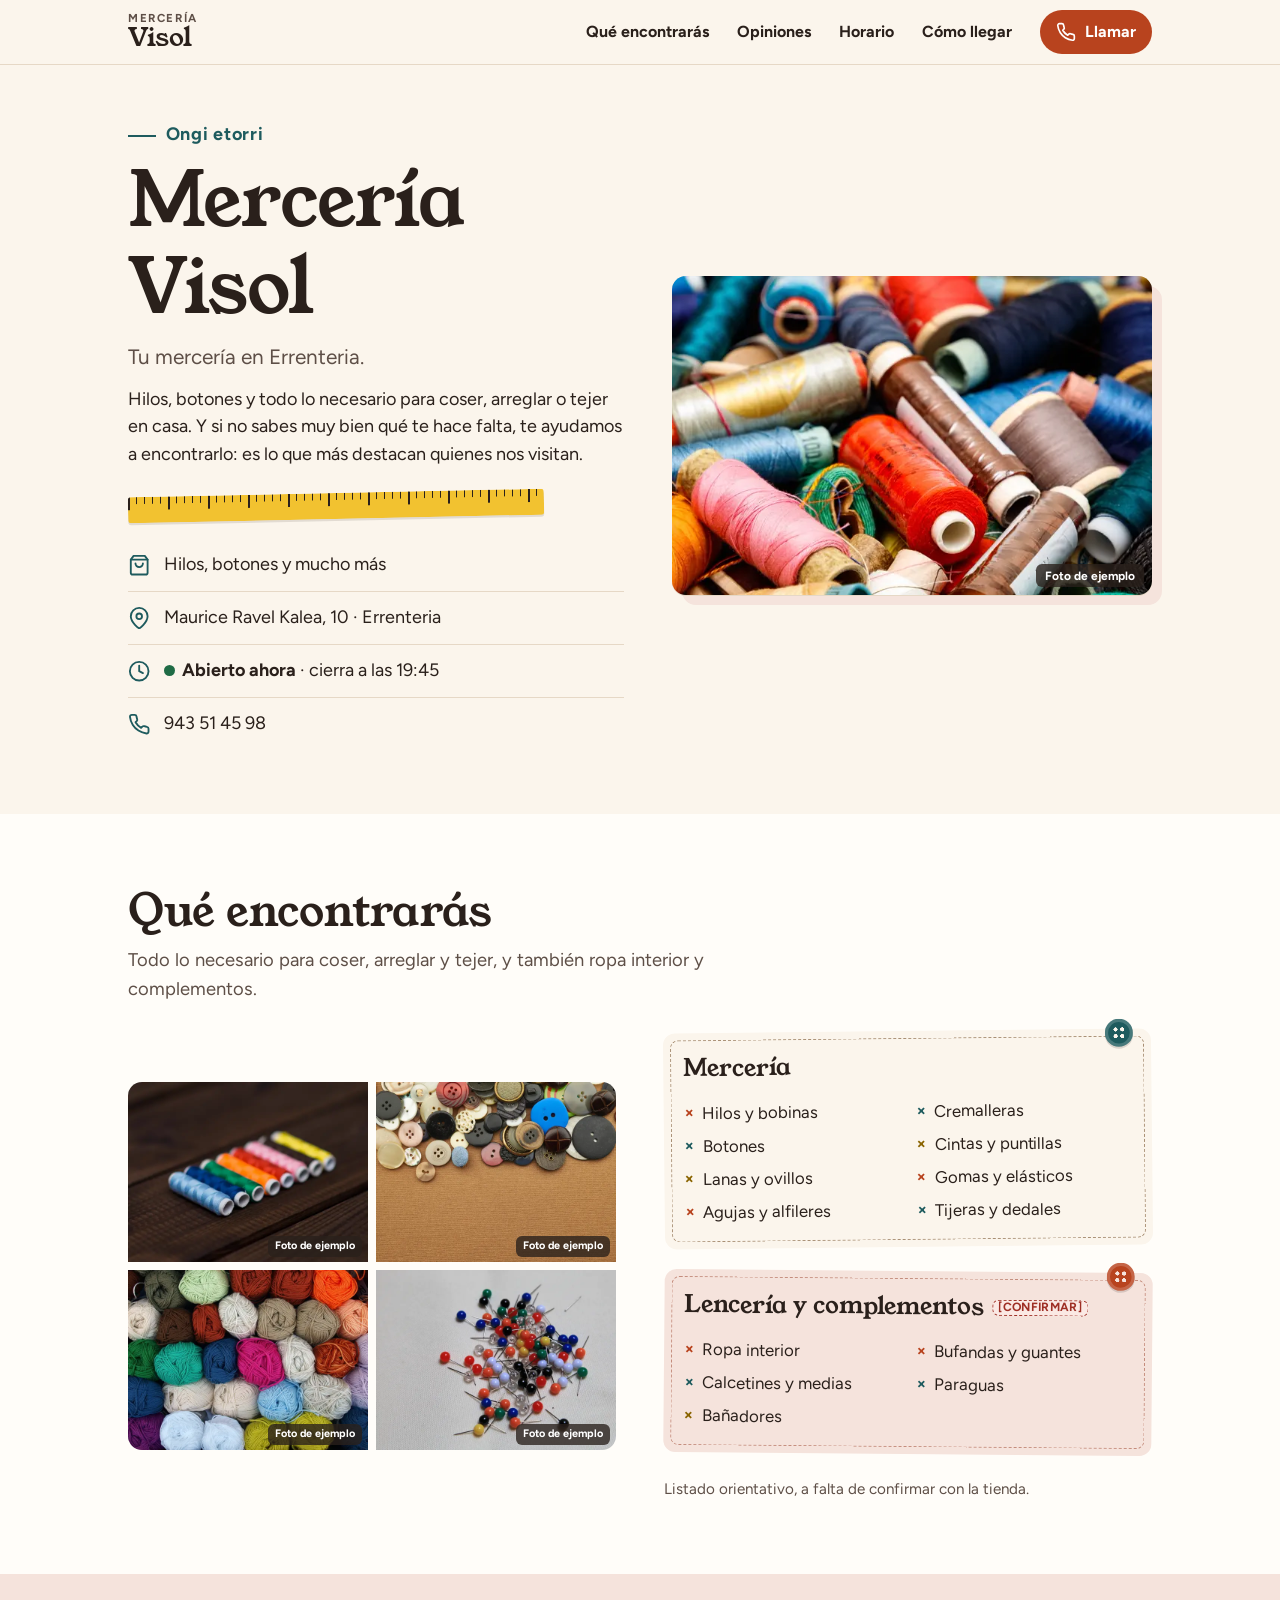
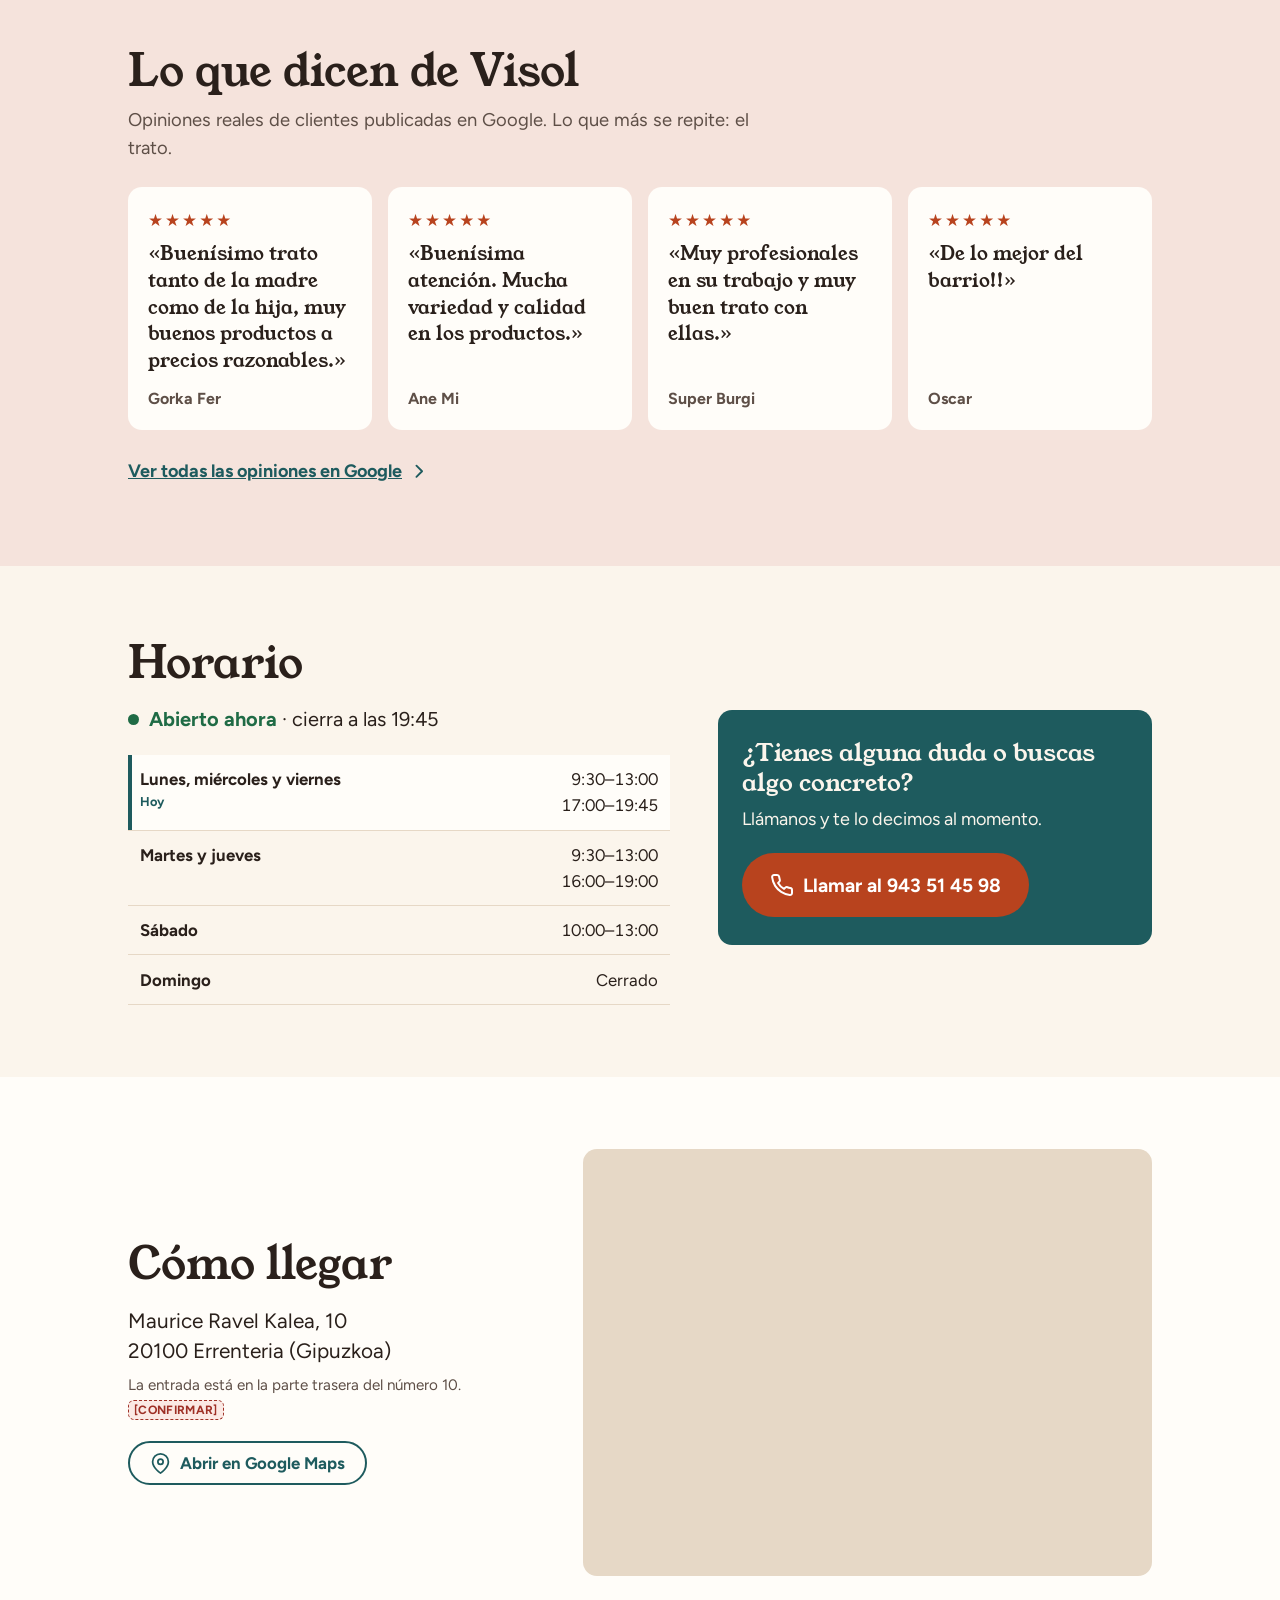
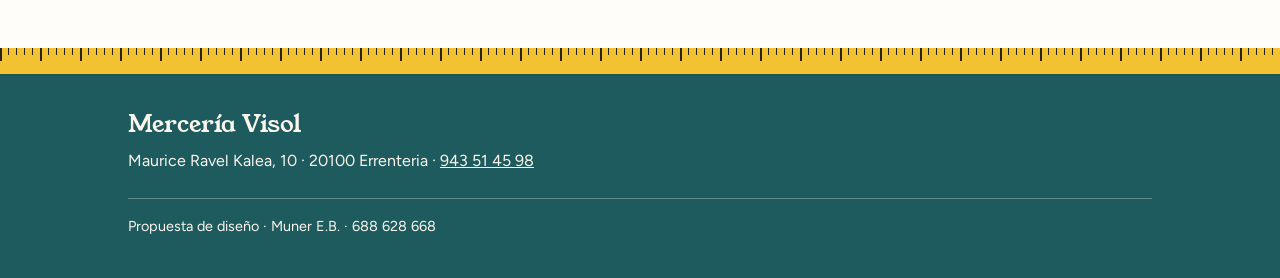
<file: index.html>
<!doctype html>
<html lang="es">
<head>
  <meta charset="utf-8">
  <meta name="viewport" content="width=device-width, initial-scale=1">
  <!-- Demo: que no la indexen los buscadores hasta que sea la web real -->
  <meta name="robots" content="noindex, nofollow">
  <title>Mercería Visol · Mercería y lencería en Errenteria</title>
  <meta name="description" content="Mercería Visol: mercería y lencería de barrio en Maurice Ravel Kalea, 10, Errenteria (Gipuzkoa). Horario, opiniones y cómo llegar.">
  <meta name="theme-color" content="#1E5B5E">
  <link rel="icon" href="favicon.svg" type="image/svg+xml">

  <link rel="preconnect" href="https://fonts.googleapis.com">
  <link rel="preconnect" href="https://fonts.gstatic.com" crossorigin>
  <link rel="stylesheet" href="https://fonts.googleapis.com/css2?family=Figtree:wght@400;700&family=Young+Serif&display=swap">

  <link rel="preload" as="image" href="imagenes/bobinas-640.webp" imagesrcset="imagenes/bobinas-640.webp 640w, imagenes/bobinas-1024.webp 1024w" imagesizes="(min-width: 860px) 480px, calc(100vw - 2.5rem)">
  <link rel="stylesheet" href="styles.css">
</head>
<body>

  <!-- Iconos (dibujos de una línea, se reutilizan con <use>) -->
  <svg width="0" height="0" class="sprite" aria-hidden="true" focusable="false">
    <symbol id="i-tel" viewBox="0 0 24 24"><path d="M22 16.92v3a2 2 0 0 1-2.18 2 19.79 19.79 0 0 1-8.63-3.07 19.5 19.5 0 0 1-6-6 19.79 19.79 0 0 1-3.07-8.67A2 2 0 0 1 4.11 2h3a2 2 0 0 1 2 1.72c.13.96.36 1.9.7 2.81a2 2 0 0 1-.45 2.11L8.09 9.91a16 16 0 0 0 6 6l1.27-1.27a2 2 0 0 1 2.11-.45c.91.34 1.85.57 2.81.7A2 2 0 0 1 22 16.92z"/></symbol>
    <symbol id="i-lugar" viewBox="0 0 24 24"><path d="M21 10c0 7-9 13-9 13s-9-6-9-13a9 9 0 0 1 18 0z"/><circle cx="12" cy="10" r="3"/></symbol>
    <symbol id="i-reloj" viewBox="0 0 24 24"><circle cx="12" cy="12" r="10"/><path d="M12 6v6l4 2"/></symbol>
    <symbol id="i-bolsa" viewBox="0 0 24 24"><path d="M6 2 3 6v14a2 2 0 0 0 2 2h14a2 2 0 0 0 2-2V6l-3-4z"/><path d="M3 6h18"/><path d="M16 10a4 4 0 0 1-8 0"/></symbol>
    <symbol id="i-flecha" viewBox="0 0 24 24"><path d="M9 6l6 6-6 6"/></symbol>
  </svg>

  <a class="saltar" href="#contenido">Saltar al contenido</a>

  <!-- ========== CABECERA FIJA: nombre + botón de llamar siempre a mano ========== -->
  <header class="cabecera">
    <div class="cabecera__dentro">
      <a class="marca" href="#inicio" aria-label="Mercería Visol, volver al inicio">
        <span class="marca__tipo">Mercería</span>
        <span class="marca__nombre">Visol</span>
      </a>
      <nav class="menu" aria-label="Secciones">
        <a href="#productos">Qué encontrarás</a>
        <a href="#opiniones">Opiniones</a>
        <a href="#horario">Horario</a>
        <a href="#llegar">Cómo llegar</a>
      </nav>
      <a class="boton boton--accion boton--compacto" href="tel:+34943514598">
        <svg class="icono" aria-hidden="true"><use href="#i-tel"/></svg>
        <span>Llamar</span>
      </a>
    </div>
  </header>

  <main id="contenido">

    <!-- ========== PORTADA: qué es, qué vende, dónde está y cuándo abre ========== -->
    <section class="portada" id="inicio" aria-labelledby="titulo">
      <div class="contenedor portada__rejilla">
        <div class="portada__texto">
          <p class="saludo"><span lang="eu">Ongi etorri</span></p>
          <h1 id="titulo">Mercería Visol</h1>
          <p class="lema">Tu mercería en Errenteria.</p>
          <p class="intro">Hilos, botones y todo lo necesario para coser, arreglar o tejer en casa. Y si no sabes muy bien qué te hace falta, te ayudamos a encontrarlo: es lo que más destacan quienes nos visitan.</p>

          <div class="cinta" aria-hidden="true"></div>

          <ul class="ficha">
            <li>
              <a href="#productos">
                <svg class="icono" aria-hidden="true"><use href="#i-bolsa"/></svg>
                <span>Hilos, botones y mucho más</span>
              </a>
            </li>
            <li>
              <a href="#llegar">
                <svg class="icono" aria-hidden="true"><use href="#i-lugar"/></svg>
                <span>Maurice Ravel Kalea, 10 · Errenteria</span>
              </a>
            </li>
            <li>
              <a href="#horario">
                <svg class="icono" aria-hidden="true"><use href="#i-reloj"/></svg>
                <span class="estado-corto" data-estado-corto>Lunes a viernes, mañana y tarde · Sábados por la mañana</span>
              </a>
            </li>
            <li>
              <a href="tel:+34943514598">
                <svg class="icono" aria-hidden="true"><use href="#i-tel"/></svg>
                <span>943 51 45 98</span>
              </a>
            </li>
          </ul>
        </div>

        <figure class="foto portada__foto">
          <img src="imagenes/bobinas-640.webp"
               srcset="imagenes/bobinas-640.webp 640w, imagenes/bobinas-1024.webp 1024w"
               sizes="(min-width: 860px) 480px, calc(100vw - 2.5rem)"
               width="640" height="426" fetchpriority="high"
               alt="Montón de bobinas de hilo de muchos colores">
          <figcaption class="etiqueta-foto">Foto de ejemplo</figcaption>
        </figure>
      </div>
    </section>

    <!-- ========== QUÉ ENCONTRARÁS ========== -->
    <section class="seccion seccion--blanca" id="productos" aria-labelledby="t-productos">
      <div class="contenedor">
        <h2 id="t-productos">Qué encontrarás</h2>
        <p class="entradilla">Todo lo necesario para coser, arreglar y tejer, y también ropa interior y complementos.</p>

        <div class="productos">
          <!-- Mosaico decorativo: las fotos no son enlaces ni categorías -->
          <div class="mosaico">
            <figure class="foto">
              <img src="imagenes/hilos-640.webp" srcset="imagenes/hilos-640.webp 640w, imagenes/hilos-854.webp 854w"
                   sizes="(min-width: 860px) 250px, calc(50vw - 1.5rem)"
                   width="640" height="480" loading="lazy" alt="Bobinas de hilo de colores en fila sobre una mesa de madera">
              <figcaption class="etiqueta-foto">Foto de ejemplo</figcaption>
            </figure>
            <figure class="foto">
              <img src="imagenes/botones-640.webp" srcset="imagenes/botones-640.webp 640w, imagenes/botones-855.webp 855w"
                   sizes="(min-width: 860px) 250px, calc(50vw - 1.5rem)"
                   width="640" height="480" loading="lazy" alt="Botones de distintos tamaños, colores y materiales">
              <figcaption class="etiqueta-foto">Foto de ejemplo</figcaption>
            </figure>
            <figure class="foto">
              <img src="imagenes/lanas-640.webp" srcset="imagenes/lanas-640.webp 640w, imagenes/lanas-994.webp 994w"
                   sizes="(min-width: 860px) 250px, calc(50vw - 1.5rem)"
                   width="640" height="480" loading="lazy" alt="Ovillos de lana de colores apilados">
              <figcaption class="etiqueta-foto">Foto de ejemplo</figcaption>
            </figure>
            <figure class="foto">
              <img src="imagenes/alfileres-640.webp" srcset="imagenes/alfileres-640.webp 640w, imagenes/alfileres-1000.webp 1000w"
                   sizes="(min-width: 860px) 250px, calc(50vw - 1.5rem)"
                   width="640" height="480" loading="lazy" alt="Alfileres de cabeza de colores sobre una tela clara">
              <figcaption class="etiqueta-foto">Foto de ejemplo</figcaption>
            </figure>
          </div>

          <div class="listas">
            <div class="etiqueta-cosida">
              <h3 class="subtitulo">Mercería</h3>
              <ul class="lista">
                <li>Hilos y bobinas</li>
                <li>Botones</li>
                <li>Lanas y ovillos</li>
                <li>Agujas y alfileres</li>
                <li>Cremalleras</li>
                <li>Cintas y puntillas</li>
                <li>Gomas y elásticos</li>
                <li>Tijeras y dedales</li>
              </ul>
            </div>
            <div class="etiqueta-cosida etiqueta-cosida--rosa">
              <h3 class="subtitulo">Lencería y complementos <span class="confirmar">[CONFIRMAR]</span></h3>
              <ul class="lista">
                <li>Ropa interior</li>
                <li>Calcetines y medias</li>
                <li>Bañadores</li>
                <li>Bufandas y guantes</li>
                <li>Paraguas</li>
              </ul>
            </div>
            <p class="nota">Listado orientativo, a falta de confirmar con la tienda.</p>
          </div>
        </div>
      </div>
    </section>

    <!-- ========== OPINIONES (reseñas reales de Google, literales) ========== -->
    <section class="seccion seccion--rosa" id="opiniones" aria-labelledby="t-opiniones">
      <div class="contenedor">
        <h2 id="t-opiniones">Lo que dicen de Visol</h2>
        <p class="entradilla">Opiniones reales de clientes publicadas en Google. Lo que más se repite: el trato.</p>

        <ul class="opiniones">
          <li class="opinion">
            <p class="estrellas" role="img" aria-label="5 de 5 estrellas">★★★★★</p>
            <blockquote><p>Buenísimo trato tanto de la madre como de la hija, muy buenos productos a precios razonables.</p></blockquote>
            <p class="autor">Gorka Fer</p>
          </li>
          <li class="opinion">
            <p class="estrellas" role="img" aria-label="5 de 5 estrellas">★★★★★</p>
            <blockquote><p>Buenísima atención. Mucha variedad y calidad en los productos.</p></blockquote>
            <p class="autor">Ane Mi</p>
          </li>
          <li class="opinion">
            <p class="estrellas" role="img" aria-label="5 de 5 estrellas">★★★★★</p>
            <blockquote><p>Muy profesionales en su trabajo y muy buen trato con ellas.</p></blockquote>
            <p class="autor">Super Burgi</p>
          </li>
          <li class="opinion">
            <p class="estrellas" role="img" aria-label="5 de 5 estrellas">★★★★★</p>
            <blockquote><p>De lo mejor del barrio!!</p></blockquote>
            <p class="autor">Oscar</p>
          </li>
        </ul>

        <a class="enlace-flecha" href="https://www.google.com/maps/search/?api=1&amp;query=Mercer%C3%ADa%20Visol%2C%20Maurice%20Ravel%20Kalea%2010%2C%20Errenteria" target="_blank" rel="noopener">
          Ver todas las opiniones en Google
          <svg class="icono" aria-hidden="true"><use href="#i-flecha"/></svg>
          <span class="sr">(se abre en una pestaña nueva)</span>
        </a>
      </div>
    </section>

    <!-- ========== HORARIO + LLAMAR ========== -->
    <section class="seccion" id="horario" aria-labelledby="t-horario">
      <div class="contenedor horario__rejilla">
        <div>
          <h2 id="t-horario">Horario</h2>
          <p class="estado" data-estado aria-live="polite" hidden></p>

          <table class="horario">
            <caption class="sr">Horario de apertura de la tienda</caption>
            <tbody>
              <tr data-dias="1 3 5" data-tramos="09:30-13:00 17:00-19:45"><th scope="row">Lunes, miércoles y viernes</th><td>9:30–13:00<br>17:00–19:45</td></tr>
              <tr data-dias="2 4" data-tramos="09:30-13:00 16:00-19:00"><th scope="row">Martes y jueves</th><td>9:30–13:00<br>16:00–19:00</td></tr>
              <tr data-dias="6" data-tramos="10:00-13:00"><th scope="row">Sábado</th><td>10:00–13:00</td></tr>
              <tr data-dias="0" data-tramos=""><th scope="row">Domingo</th><td>Cerrado</td></tr>
            </tbody>
          </table>
        </div>

        <div class="llamar">
          <p class="llamar__titulo">¿Tienes alguna duda o buscas algo concreto?</p>
          <p>Llámanos y te lo decimos al momento.</p>
          <a class="boton boton--accion boton--grande" href="tel:+34943514598">
            <svg class="icono" aria-hidden="true"><use href="#i-tel"/></svg>
            <span>Llamar al 943 51 45 98</span>
          </a>
        </div>
      </div>
    </section>

    <!-- ========== CÓMO LLEGAR ========== -->
    <section class="seccion seccion--blanca" id="llegar" aria-labelledby="t-llegar">
      <div class="contenedor llegar__rejilla">
        <div>
          <h2 id="t-llegar">Cómo llegar</h2>
          <address class="direccion">
            Maurice Ravel Kalea, 10<br>
            20100 Errenteria (Gipuzkoa)
          </address>
          <p class="nota">La entrada está en la parte trasera del número 10. <span class="confirmar">[CONFIRMAR]</span></p>
          <a class="boton boton--secundario" href="https://www.google.com/maps/dir/?api=1&amp;destination=Mercer%C3%ADa%20Visol%2C%20Maurice%20Ravel%20Kalea%2010%2C%2020100%20Errenteria" target="_blank" rel="noopener">
            <svg class="icono" aria-hidden="true"><use href="#i-lugar"/></svg>
            <span>Abrir en Google Maps</span>
            <span class="sr">(se abre en una pestaña nueva)</span>
          </a>
        </div>
        <div class="mapa">
          <iframe src="https://www.google.com/maps?q=Mercer%C3%ADa%20Visol%2C%20Maurice%20Ravel%20Kalea%2010%2C%2020100%20Errenteria&amp;z=17&amp;output=embed"
                  title="Mapa: Mercería Visol en Maurice Ravel Kalea, 10, Errenteria"
                  loading="lazy" referrerpolicy="no-referrer-when-downgrade"></iframe>
        </div>
      </div>
    </section>

  </main>

  <!-- ========== PIE ========== -->
  <footer class="pie">
    <div class="cinta cinta--pie" aria-hidden="true"></div>
    <div class="contenedor">
      <p class="pie__nombre">Mercería Visol</p>
      <p>Maurice Ravel Kalea, 10 · 20100 Errenteria · <a href="tel:+34943514598">943 51 45 98</a></p>
      <p class="pie__firma">Propuesta de diseño · Muner E.B. · 688 628 668</p>
    </div>
  </footer>

  <script src="main.js" defer></script>
</body>
</html>
</file>
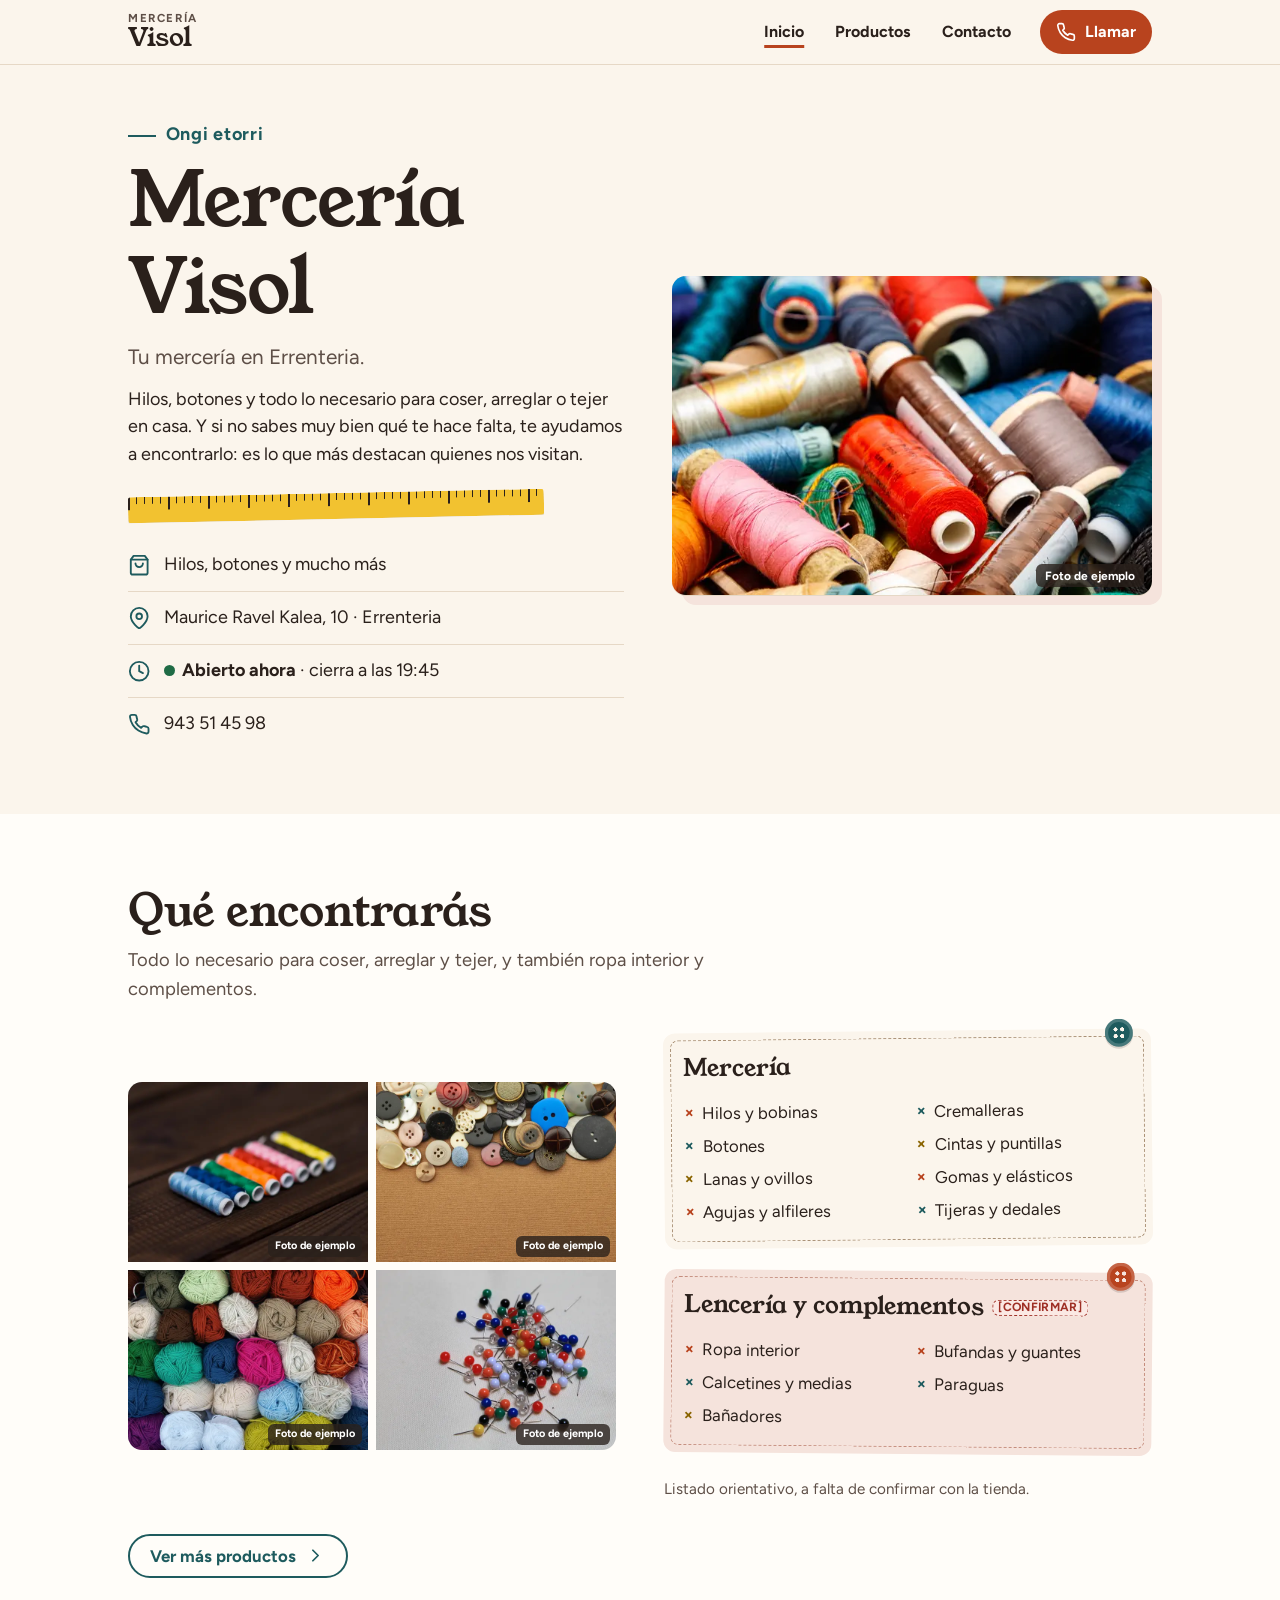
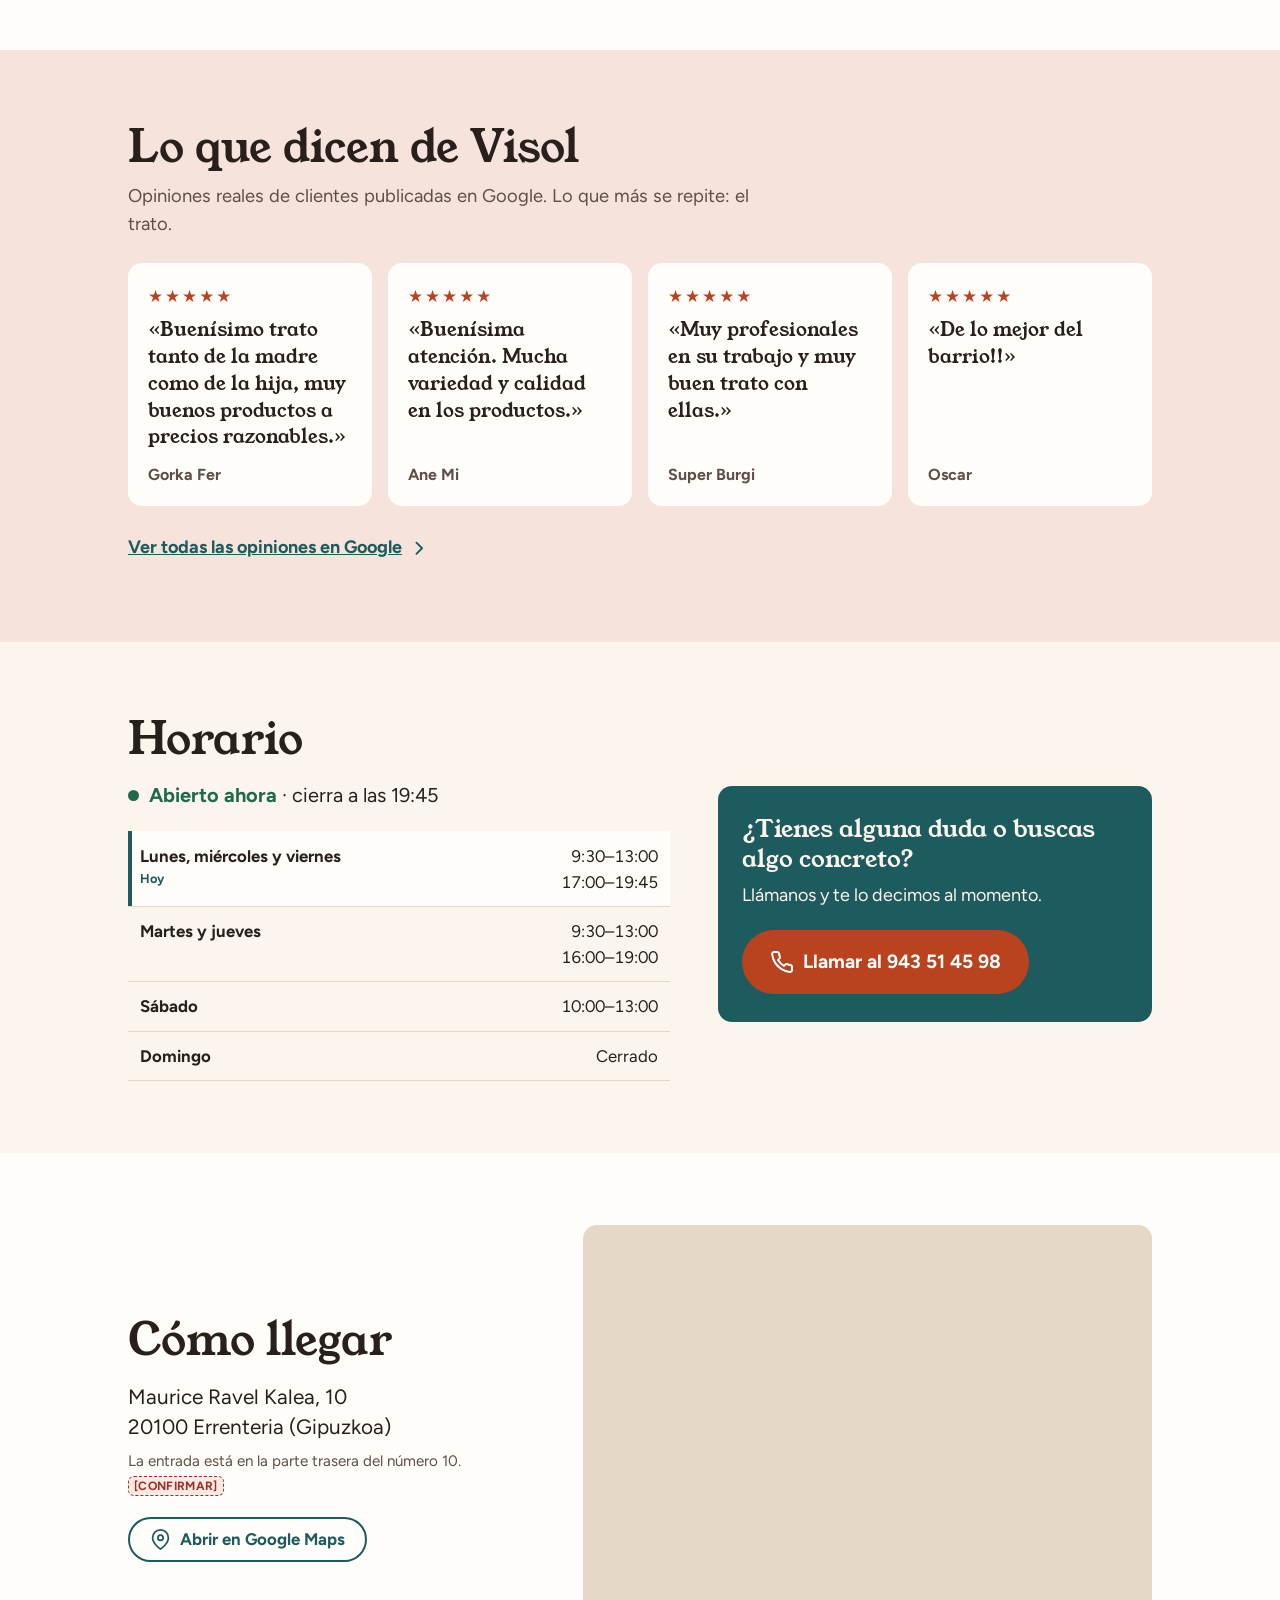
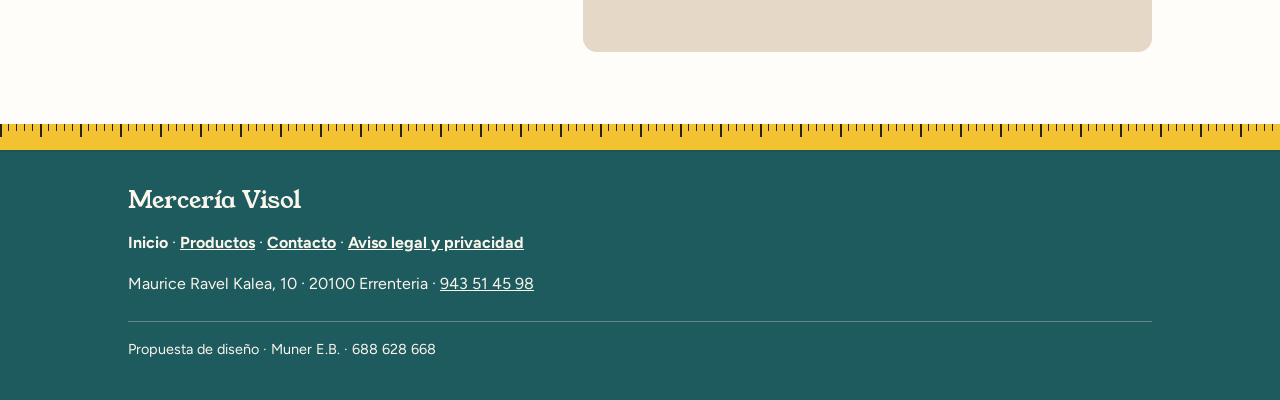
<file: v2/index.html>
<!doctype html>
<html lang="es">
<head>
  <meta charset="utf-8">
  <meta name="viewport" content="width=device-width, initial-scale=1">
  <!-- Demo: que no la indexen los buscadores hasta que sea la web real -->
  <meta name="robots" content="noindex, nofollow">
  <title>Mercería Visol · Mercería y lencería en Errenteria</title>
  <!-- v2: versión de varias páginas (Inicio, Productos, Contacto) -->
  <meta name="description" content="Mercería Visol: mercería y lencería en Maurice Ravel Kalea, 10, Errenteria (Gipuzkoa). Horario, opiniones y cómo llegar.">
  <meta name="theme-color" content="#1E5B5E">
  <link rel="icon" href="../favicon.svg" type="image/svg+xml">

  <link rel="preconnect" href="https://fonts.googleapis.com">
  <link rel="preconnect" href="https://fonts.gstatic.com" crossorigin>
  <link rel="stylesheet" href="https://fonts.googleapis.com/css2?family=Figtree:wght@400;700&family=Young+Serif&display=swap">

  <link rel="preload" as="image" href="../imagenes/bobinas-640.webp" imagesrcset="../imagenes/bobinas-640.webp 640w, ../imagenes/bobinas-1024.webp 1024w" imagesizes="(min-width: 860px) 480px, calc(100vw - 2.5rem)">
  <link rel="stylesheet" href="styles.css">
</head>
<body>

  <!-- Iconos (dibujos de una línea, se reutilizan con <use>) -->
  <svg width="0" height="0" class="sprite" aria-hidden="true" focusable="false">
    <symbol id="i-tel" viewBox="0 0 24 24"><path d="M22 16.92v3a2 2 0 0 1-2.18 2 19.79 19.79 0 0 1-8.63-3.07 19.5 19.5 0 0 1-6-6 19.79 19.79 0 0 1-3.07-8.67A2 2 0 0 1 4.11 2h3a2 2 0 0 1 2 1.72c.13.96.36 1.9.7 2.81a2 2 0 0 1-.45 2.11L8.09 9.91a16 16 0 0 0 6 6l1.27-1.27a2 2 0 0 1 2.11-.45c.91.34 1.85.57 2.81.7A2 2 0 0 1 22 16.92z"/></symbol>
    <symbol id="i-lugar" viewBox="0 0 24 24"><path d="M21 10c0 7-9 13-9 13s-9-6-9-13a9 9 0 0 1 18 0z"/><circle cx="12" cy="10" r="3"/></symbol>
    <symbol id="i-reloj" viewBox="0 0 24 24"><circle cx="12" cy="12" r="10"/><path d="M12 6v6l4 2"/></symbol>
    <symbol id="i-bolsa" viewBox="0 0 24 24"><path d="M6 2 3 6v14a2 2 0 0 0 2 2h14a2 2 0 0 0 2-2V6l-3-4z"/><path d="M3 6h18"/><path d="M16 10a4 4 0 0 1-8 0"/></symbol>
    <symbol id="i-flecha" viewBox="0 0 24 24"><path d="M9 6l6 6-6 6"/></symbol>
  </svg>

  <a class="saltar" href="#contenido">Saltar al contenido</a>

  <!-- ========== CABECERA FIJA: nombre + botón de llamar siempre a mano ========== -->
  <header class="cabecera">
    <div class="cabecera__dentro">
      <a class="marca" href="index.html" aria-label="Mercería Visol, inicio">
        <span class="marca__tipo">Mercería</span>
        <span class="marca__nombre">Visol</span>
      </a>
      <nav class="menu" aria-label="Páginas">
        <a href="index.html" aria-current="page">Inicio</a>
        <a href="productos.html">Productos</a>
        <a href="contacto.html">Contacto</a>
      </nav>
      <a class="boton boton--accion boton--compacto" href="tel:+34943514598">
        <svg class="icono" aria-hidden="true"><use href="#i-tel"/></svg>
        <span>Llamar</span>
      </a>
    </div>
  </header>

  <!-- Menú de páginas en móvil: una fila bajo la cabecera, sin desplegables -->
  <nav class="menu-movil" aria-label="Páginas">
    <a href="index.html" aria-current="page">Inicio</a>
    <a href="productos.html">Productos</a>
    <a href="contacto.html">Contacto</a>
  </nav>

  <main id="contenido">

    <!-- ========== PORTADA: qué es, qué vende, dónde está y cuándo abre ========== -->
    <section class="portada" id="inicio" aria-labelledby="titulo">
      <div class="contenedor portada__rejilla">
        <div class="portada__texto">
          <p class="saludo"><span lang="eu">Ongi etorri</span></p>
          <h1 id="titulo">Mercería Visol</h1>
          <p class="lema">Tu mercería en Errenteria.</p>
          <p class="intro">Hilos, botones y todo lo necesario para coser, arreglar o tejer en casa. Y si no sabes muy bien qué te hace falta, te ayudamos a encontrarlo: es lo que más destacan quienes nos visitan.</p>

          <div class="cinta cinta--anima" aria-hidden="true"></div>

          <ul class="ficha">
            <li>
              <a href="#productos">
                <svg class="icono" aria-hidden="true"><use href="#i-bolsa"/></svg>
                <span>Hilos, botones y mucho más</span>
              </a>
            </li>
            <li>
              <a href="#llegar">
                <svg class="icono" aria-hidden="true"><use href="#i-lugar"/></svg>
                <span>Maurice Ravel Kalea, 10 · Errenteria</span>
              </a>
            </li>
            <li>
              <a href="#horario">
                <svg class="icono" aria-hidden="true"><use href="#i-reloj"/></svg>
                <span class="estado-corto" data-estado-corto>Lunes a viernes, mañana y tarde · Sábados por la mañana</span>
              </a>
            </li>
            <li>
              <a href="tel:+34943514598">
                <svg class="icono" aria-hidden="true"><use href="#i-tel"/></svg>
                <span>943 51 45 98</span>
              </a>
            </li>
          </ul>
        </div>

        <figure class="foto portada__foto">
          <img src="../imagenes/bobinas-640.webp"
               srcset="../imagenes/bobinas-640.webp 640w, ../imagenes/bobinas-1024.webp 1024w"
               sizes="(min-width: 860px) 480px, calc(100vw - 2.5rem)"
               width="640" height="426" fetchpriority="high"
               alt="Montón de bobinas de hilo de muchos colores">
          <figcaption class="etiqueta-foto">Foto de ejemplo</figcaption>
        </figure>
      </div>
    </section>

    <!-- ========== QUÉ ENCONTRARÁS ========== -->
    <section class="seccion seccion--blanca" id="productos" aria-labelledby="t-productos">
      <div class="contenedor">
        <h2 id="t-productos">Qué encontrarás</h2>
        <p class="entradilla">Todo lo necesario para coser, arreglar y tejer, y también ropa interior y complementos.</p>

        <div class="productos">
          <!-- Mosaico decorativo: las fotos no son enlaces ni categorías -->
          <div class="mosaico">
            <figure class="foto">
              <img src="../imagenes/hilos-640.webp" srcset="../imagenes/hilos-640.webp 640w, ../imagenes/hilos-854.webp 854w"
                   sizes="(min-width: 860px) 250px, calc(50vw - 1.5rem)"
                   width="640" height="480" loading="lazy" alt="Bobinas de hilo de colores en fila sobre una mesa de madera">
              <figcaption class="etiqueta-foto">Foto de ejemplo</figcaption>
            </figure>
            <figure class="foto">
              <img src="../imagenes/botones-640.webp" srcset="../imagenes/botones-640.webp 640w, ../imagenes/botones-855.webp 855w"
                   sizes="(min-width: 860px) 250px, calc(50vw - 1.5rem)"
                   width="640" height="480" loading="lazy" alt="Botones de distintos tamaños, colores y materiales">
              <figcaption class="etiqueta-foto">Foto de ejemplo</figcaption>
            </figure>
            <figure class="foto">
              <img src="../imagenes/lanas-640.webp" srcset="../imagenes/lanas-640.webp 640w, ../imagenes/lanas-994.webp 994w"
                   sizes="(min-width: 860px) 250px, calc(50vw - 1.5rem)"
                   width="640" height="480" loading="lazy" alt="Ovillos de lana de colores apilados">
              <figcaption class="etiqueta-foto">Foto de ejemplo</figcaption>
            </figure>
            <figure class="foto">
              <img src="../imagenes/alfileres-640.webp" srcset="../imagenes/alfileres-640.webp 640w, ../imagenes/alfileres-1000.webp 1000w"
                   sizes="(min-width: 860px) 250px, calc(50vw - 1.5rem)"
                   width="640" height="480" loading="lazy" alt="Alfileres de cabeza de colores sobre una tela clara">
              <figcaption class="etiqueta-foto">Foto de ejemplo</figcaption>
            </figure>
          </div>

          <div class="listas">
            <div class="etiqueta-cosida">
              <h3 class="subtitulo">Mercería</h3>
              <ul class="lista">
                <li>Hilos y bobinas</li>
                <li>Botones</li>
                <li>Lanas y ovillos</li>
                <li>Agujas y alfileres</li>
                <li>Cremalleras</li>
                <li>Cintas y puntillas</li>
                <li>Gomas y elásticos</li>
                <li>Tijeras y dedales</li>
              </ul>
            </div>
            <div class="etiqueta-cosida etiqueta-cosida--rosa">
              <h3 class="subtitulo">Lencería y complementos <span class="confirmar">[CONFIRMAR]</span></h3>
              <ul class="lista">
                <li>Ropa interior</li>
                <li>Calcetines y medias</li>
                <li>Bañadores</li>
                <li>Bufandas y guantes</li>
                <li>Paraguas</li>
              </ul>
            </div>
            <p class="nota">Listado orientativo, a falta de confirmar con la tienda.</p>
          </div>
        </div>

        <a class="boton boton--secundario ver-mas" href="productos.html">
          <span>Ver más productos</span>
          <svg class="icono" aria-hidden="true"><use href="#i-flecha"/></svg>
        </a>
      </div>
    </section>

    <!-- ========== OPINIONES (reseñas reales de Google, literales) ========== -->
    <section class="seccion seccion--rosa" id="opiniones" aria-labelledby="t-opiniones">
      <div class="contenedor">
        <h2 id="t-opiniones">Lo que dicen de Visol</h2>
        <p class="entradilla">Opiniones reales de clientes publicadas en Google. Lo que más se repite: el trato.</p>

        <ul class="opiniones">
          <li class="opinion">
            <p class="estrellas" role="img" aria-label="5 de 5 estrellas">★★★★★</p>
            <blockquote><p>Buenísimo trato tanto de la madre como de la hija, muy buenos productos a precios razonables.</p></blockquote>
            <p class="autor">Gorka Fer</p>
          </li>
          <li class="opinion">
            <p class="estrellas" role="img" aria-label="5 de 5 estrellas">★★★★★</p>
            <blockquote><p>Buenísima atención. Mucha variedad y calidad en los productos.</p></blockquote>
            <p class="autor">Ane Mi</p>
          </li>
          <li class="opinion">
            <p class="estrellas" role="img" aria-label="5 de 5 estrellas">★★★★★</p>
            <blockquote><p>Muy profesionales en su trabajo y muy buen trato con ellas.</p></blockquote>
            <p class="autor">Super Burgi</p>
          </li>
          <li class="opinion">
            <p class="estrellas" role="img" aria-label="5 de 5 estrellas">★★★★★</p>
            <blockquote><p>De lo mejor del barrio!!</p></blockquote>
            <p class="autor">Oscar</p>
          </li>
        </ul>

        <a class="enlace-flecha" href="https://www.google.com/maps/search/?api=1&amp;query=Mercer%C3%ADa%20Visol%2C%20Maurice%20Ravel%20Kalea%2010%2C%20Errenteria" target="_blank" rel="noopener">
          Ver todas las opiniones en Google
          <svg class="icono" aria-hidden="true"><use href="#i-flecha"/></svg>
          <span class="sr">(se abre en una pestaña nueva)</span>
        </a>
      </div>
    </section>

    <!-- ========== HORARIO + LLAMAR ========== -->
    <section class="seccion" id="horario" aria-labelledby="t-horario">
      <div class="contenedor horario__rejilla">
        <div>
          <h2 id="t-horario">Horario</h2>
          <p class="estado" data-estado aria-live="polite" hidden></p>

          <table class="horario">
            <caption class="sr">Horario de apertura de la tienda</caption>
            <tbody>
              <tr data-dias="1 3 5" data-tramos="09:30-13:00 17:00-19:45"><th scope="row">Lunes, miércoles y viernes</th><td>9:30–13:00<br>17:00–19:45</td></tr>
              <tr data-dias="2 4" data-tramos="09:30-13:00 16:00-19:00"><th scope="row">Martes y jueves</th><td>9:30–13:00<br>16:00–19:00</td></tr>
              <tr data-dias="6" data-tramos="10:00-13:00"><th scope="row">Sábado</th><td>10:00–13:00</td></tr>
              <tr data-dias="0" data-tramos=""><th scope="row">Domingo</th><td>Cerrado</td></tr>
            </tbody>
          </table>
        </div>

        <div class="llamar">
          <p class="llamar__titulo">¿Tienes alguna duda o buscas algo concreto?</p>
          <p>Llámanos y te lo decimos al momento.</p>
          <a class="boton boton--accion boton--grande" href="tel:+34943514598">
            <svg class="icono" aria-hidden="true"><use href="#i-tel"/></svg>
            <span>Llamar al 943 51 45 98</span>
          </a>
        </div>
      </div>
    </section>

    <!-- ========== CÓMO LLEGAR ========== -->
    <section class="seccion seccion--blanca" id="llegar" aria-labelledby="t-llegar">
      <div class="contenedor llegar__rejilla">
        <div>
          <h2 id="t-llegar">Cómo llegar</h2>
          <address class="direccion">
            Maurice Ravel Kalea, 10<br>
            20100 Errenteria (Gipuzkoa)
          </address>
          <p class="nota">La entrada está en la parte trasera del número 10. <span class="confirmar">[CONFIRMAR]</span></p>
          <a class="boton boton--secundario" href="https://www.google.com/maps/dir/?api=1&amp;destination=Mercer%C3%ADa%20Visol%2C%20Maurice%20Ravel%20Kalea%2010%2C%2020100%20Errenteria" target="_blank" rel="noopener">
            <svg class="icono" aria-hidden="true"><use href="#i-lugar"/></svg>
            <span>Abrir en Google Maps</span>
            <span class="sr">(se abre en una pestaña nueva)</span>
          </a>
        </div>
        <div class="mapa">
          <iframe src="https://www.google.com/maps?q=Mercer%C3%ADa%20Visol%2C%20Maurice%20Ravel%20Kalea%2010%2C%2020100%20Errenteria&amp;z=17&amp;output=embed"
                  title="Mapa: Mercería Visol en Maurice Ravel Kalea, 10, Errenteria"
                  loading="lazy" referrerpolicy="no-referrer-when-downgrade"></iframe>
        </div>
      </div>
    </section>

  </main>

  <!-- ========== PIE ========== -->
  <footer class="pie">
    <div class="cinta cinta--pie" aria-hidden="true"></div>
    <div class="contenedor">
      <p class="pie__nombre">Mercería Visol</p>
      <nav aria-label="Pie de página">
        <p class="pie__menu"><a href="index.html" aria-current="page">Inicio</a> · <a href="productos.html">Productos</a> · <a href="contacto.html">Contacto</a> · <a href="legal.html">Aviso legal y privacidad</a></p>
      </nav>
      <p>Maurice Ravel Kalea, 10 · 20100 Errenteria · <a href="tel:+34943514598">943 51 45 98</a></p>
      <p class="pie__firma">Propuesta de diseño · Muner E.B. · 688 628 668</p>
    </div>
  </footer>

  <script src="main.js" defer></script>
</body>
</html>
</file>
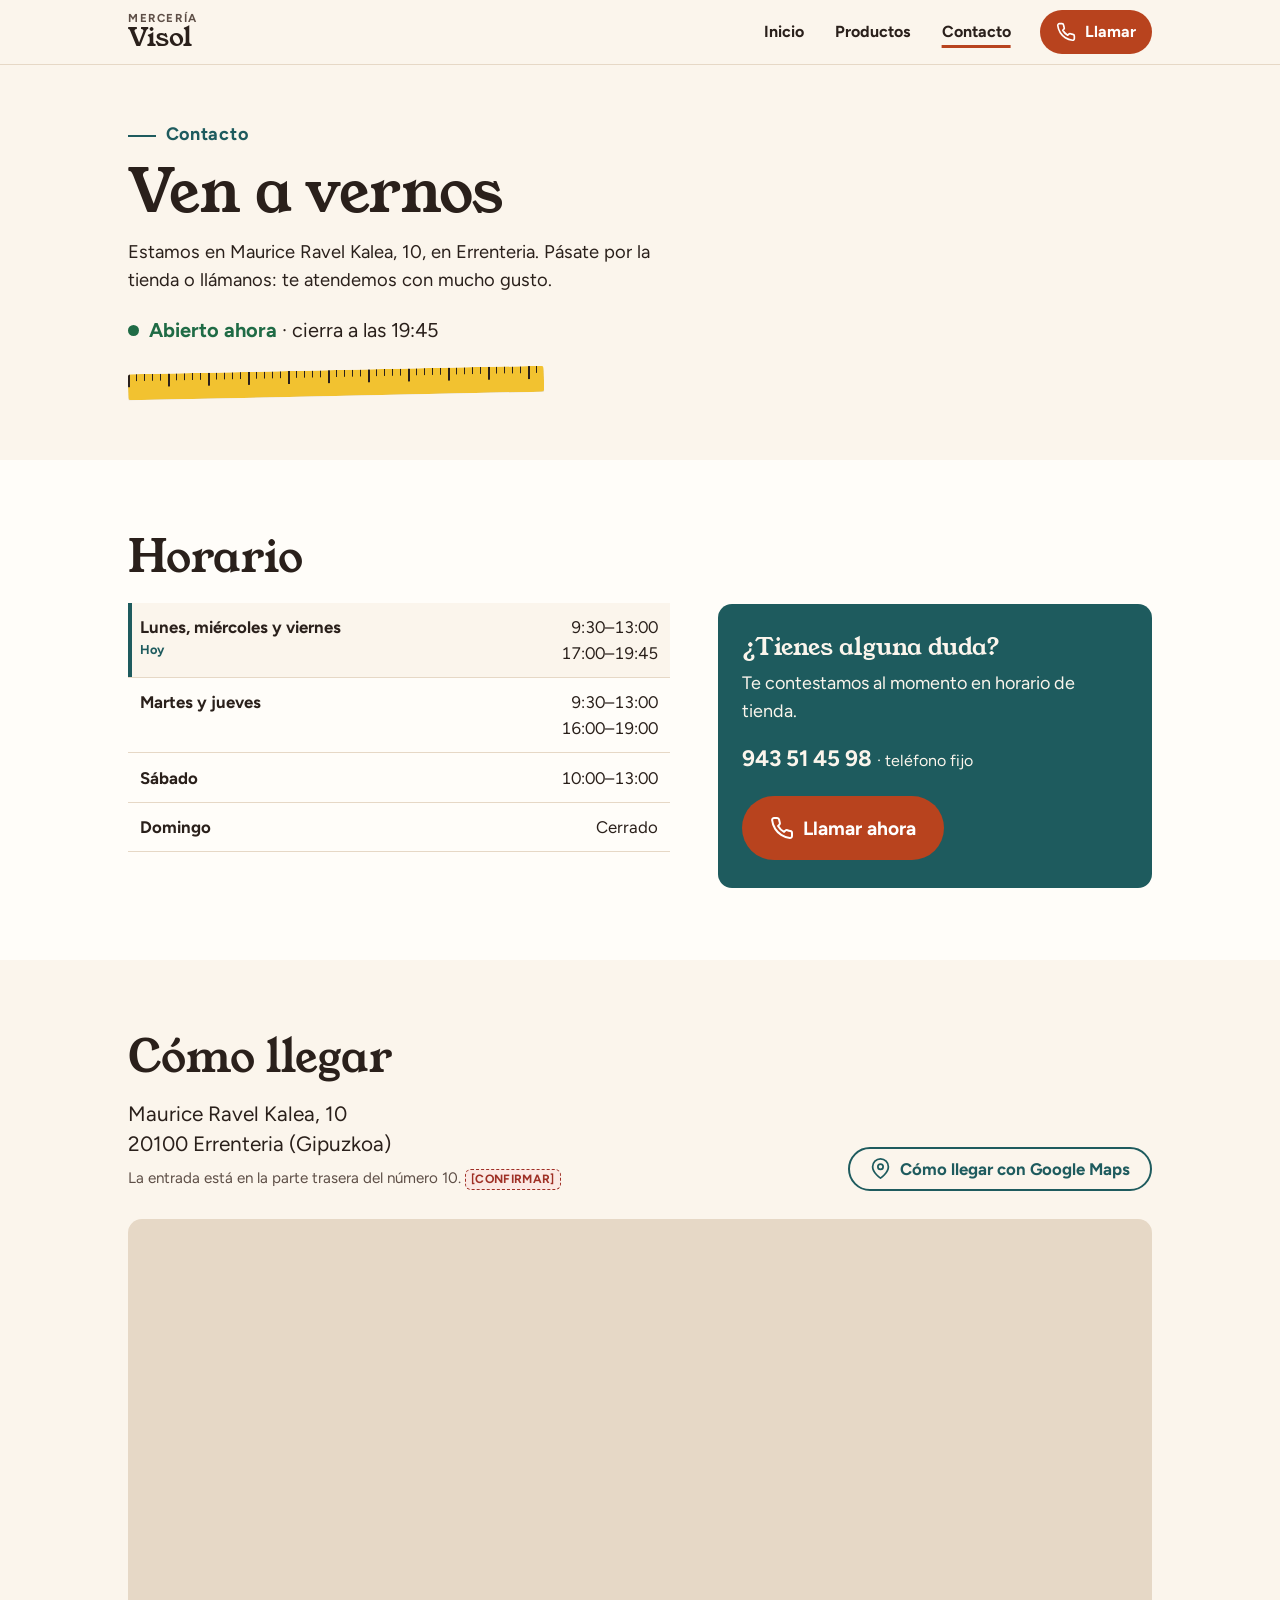
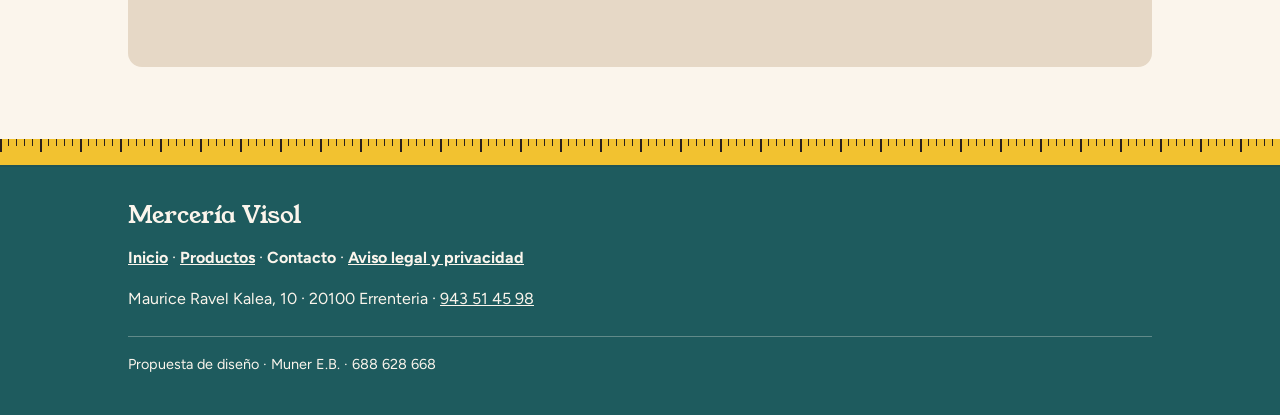
<file: v2/contacto.html>
<!doctype html>
<html lang="es">
<head>
  <meta charset="utf-8">
  <meta name="viewport" content="width=device-width, initial-scale=1">
  <!-- Demo: que no la indexen los buscadores hasta que sea la web real -->
  <meta name="robots" content="noindex, nofollow">
  <title>Contacto y horario · Mercería Visol, Errenteria</title>
  <meta name="description" content="Horario, teléfono y cómo llegar a Mercería Visol: Maurice Ravel Kalea, 10, 20100 Errenteria (Gipuzkoa). Teléfono 943 51 45 98.">
  <meta name="theme-color" content="#1E5B5E">
  <link rel="icon" href="../favicon.svg" type="image/svg+xml">

  <link rel="preconnect" href="https://fonts.googleapis.com">
  <link rel="preconnect" href="https://fonts.gstatic.com" crossorigin>
  <link rel="stylesheet" href="https://fonts.googleapis.com/css2?family=Figtree:wght@400;700&family=Young+Serif&display=swap">

  <link rel="stylesheet" href="styles.css">
</head>
<body>

  <!-- Iconos (dibujos de una línea, se reutilizan con <use>) -->
  <svg width="0" height="0" class="sprite" aria-hidden="true" focusable="false">
    <symbol id="i-tel" viewBox="0 0 24 24"><path d="M22 16.92v3a2 2 0 0 1-2.18 2 19.79 19.79 0 0 1-8.63-3.07 19.5 19.5 0 0 1-6-6 19.79 19.79 0 0 1-3.07-8.67A2 2 0 0 1 4.11 2h3a2 2 0 0 1 2 1.72c.13.96.36 1.9.7 2.81a2 2 0 0 1-.45 2.11L8.09 9.91a16 16 0 0 0 6 6l1.27-1.27a2 2 0 0 1 2.11-.45c.91.34 1.85.57 2.81.7A2 2 0 0 1 22 16.92z"/></symbol>
    <symbol id="i-lugar" viewBox="0 0 24 24"><path d="M21 10c0 7-9 13-9 13s-9-6-9-13a9 9 0 0 1 18 0z"/><circle cx="12" cy="10" r="3"/></symbol>
    <symbol id="i-reloj" viewBox="0 0 24 24"><circle cx="12" cy="12" r="10"/><path d="M12 6v6l4 2"/></symbol>
    <symbol id="i-bolsa" viewBox="0 0 24 24"><path d="M6 2 3 6v14a2 2 0 0 0 2 2h14a2 2 0 0 0 2-2V6l-3-4z"/><path d="M3 6h18"/><path d="M16 10a4 4 0 0 1-8 0"/></symbol>
    <symbol id="i-flecha" viewBox="0 0 24 24"><path d="M9 6l6 6-6 6"/></symbol>
  </svg>

  <a class="saltar" href="#contenido">Saltar al contenido</a>

  <!-- ========== CABECERA FIJA: nombre + botón de llamar siempre a mano ========== -->
  <header class="cabecera">
    <div class="cabecera__dentro">
      <a class="marca" href="index.html" aria-label="Mercería Visol, inicio">
        <span class="marca__tipo">Mercería</span>
        <span class="marca__nombre">Visol</span>
      </a>
      <nav class="menu" aria-label="Páginas">
        <a href="index.html">Inicio</a>
        <a href="productos.html">Productos</a>
        <a href="contacto.html" aria-current="page">Contacto</a>
      </nav>
      <a class="boton boton--accion boton--compacto" href="tel:+34943514598">
        <svg class="icono" aria-hidden="true"><use href="#i-tel"/></svg>
        <span>Llamar</span>
      </a>
    </div>
  </header>

  <!-- Menú de páginas en móvil: una fila bajo la cabecera, sin desplegables -->
  <nav class="menu-movil" aria-label="Páginas">
    <a href="index.html">Inicio</a>
    <a href="productos.html">Productos</a>
    <a href="contacto.html" aria-current="page">Contacto</a>
  </nav>

  <main id="contenido">

    <!-- ========== CABECERA DE PÁGINA (sin foto: el adelanto del Inicio tampoco la lleva) ========== -->
    <section class="cabecera-pagina cabecera-pagina--solo-texto" aria-labelledby="titulo">
      <div class="contenedor">
        <p class="saludo">Contacto</p>
        <h1 id="titulo">Ven a vernos</h1>
        <p class="intro">Estamos en Maurice Ravel Kalea, 10, en Errenteria. Pásate por la tienda o llámanos: te atendemos con mucho gusto.</p>
        <p class="estado" data-estado aria-live="polite" hidden></p>
        <div class="cinta cinta--anima" aria-hidden="true"></div>
      </div>
    </section>

    <!-- ========== HORARIO + LLAMAR ========== -->
    <section class="seccion seccion--blanca" id="horario" aria-labelledby="t-horario">
      <div class="contenedor horario__rejilla">
        <div>
          <h2 id="t-horario">Horario</h2>
          <table class="horario">
            <caption class="sr">Horario de apertura de la tienda</caption>
            <tbody>
              <tr data-dias="1 3 5" data-tramos="09:30-13:00 17:00-19:45"><th scope="row">Lunes, miércoles y viernes</th><td>9:30–13:00<br>17:00–19:45</td></tr>
              <tr data-dias="2 4" data-tramos="09:30-13:00 16:00-19:00"><th scope="row">Martes y jueves</th><td>9:30–13:00<br>16:00–19:00</td></tr>
              <tr data-dias="6" data-tramos="10:00-13:00"><th scope="row">Sábado</th><td>10:00–13:00</td></tr>
              <tr data-dias="0" data-tramos=""><th scope="row">Domingo</th><td>Cerrado</td></tr>
            </tbody>
          </table>
        </div>

        <div class="llamar">
          <p class="llamar__titulo">¿Tienes alguna duda?</p>
          <p>Te contestamos al momento en horario de tienda.</p>
          <p class="llamar__numero">943 51 45 98 <span>· teléfono fijo</span></p>
          <a class="boton boton--accion boton--grande" href="tel:+34943514598">
            <svg class="icono" aria-hidden="true"><use href="#i-tel"/></svg>
            <span>Llamar ahora</span>
          </a>
        </div>
      </div>
    </section>

    <!-- ========== CÓMO LLEGAR (mapa grande) ========== -->
    <section class="seccion" id="llegar" aria-labelledby="t-llegar">
      <div class="contenedor">
        <div class="llegar__cabeza">
          <div>
            <h2 id="t-llegar">Cómo llegar</h2>
            <address class="direccion">
              Maurice Ravel Kalea, 10<br>
              20100 Errenteria (Gipuzkoa)
            </address>
            <p class="nota">La entrada está en la parte trasera del número 10. <span class="confirmar">[CONFIRMAR]</span></p>
          </div>
          <a class="boton boton--secundario" href="https://www.google.com/maps/dir/?api=1&amp;destination=Mercer%C3%ADa%20Visol%2C%20Maurice%20Ravel%20Kalea%2010%2C%2020100%20Errenteria" target="_blank" rel="noopener">
            <svg class="icono" aria-hidden="true"><use href="#i-lugar"/></svg>
            <span>Cómo llegar con Google Maps</span>
            <span class="sr">(se abre en una pestaña nueva)</span>
          </a>
        </div>
        <div class="mapa mapa--grande">
          <iframe src="https://www.google.com/maps?q=Mercer%C3%ADa%20Visol%2C%20Maurice%20Ravel%20Kalea%2010%2C%2020100%20Errenteria&amp;z=17&amp;output=embed"
                  title="Mapa: Mercería Visol en Maurice Ravel Kalea, 10, Errenteria"
                  loading="lazy" referrerpolicy="no-referrer-when-downgrade"></iframe>
        </div>
      </div>
    </section>

  </main>

  <!-- ========== PIE ========== -->
  <footer class="pie">
    <div class="cinta cinta--pie" aria-hidden="true"></div>
    <div class="contenedor">
      <p class="pie__nombre">Mercería Visol</p>
      <nav aria-label="Pie de página">
        <p class="pie__menu"><a href="index.html">Inicio</a> · <a href="productos.html">Productos</a> · <a href="contacto.html" aria-current="page">Contacto</a> · <a href="legal.html">Aviso legal y privacidad</a></p>
      </nav>
      <p>Maurice Ravel Kalea, 10 · 20100 Errenteria · <a href="tel:+34943514598">943 51 45 98</a></p>
      <p class="pie__firma">Propuesta de diseño · Muner E.B. · 688 628 668</p>
    </div>
  </footer>

  <script src="main.js" defer></script>
</body>
</html>
</file>
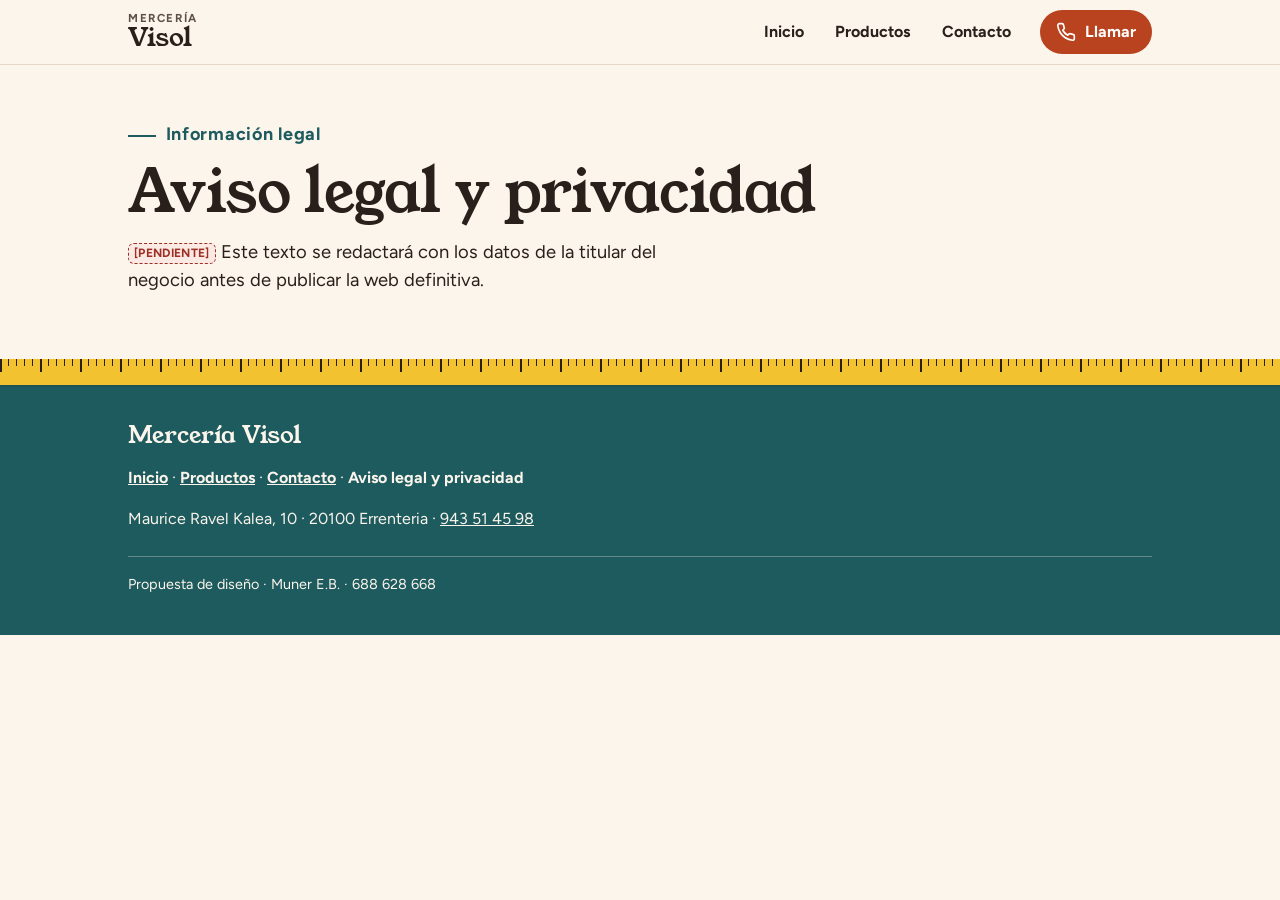
<file: v2/legal.html>
<!doctype html>
<html lang="es">
<head>
  <meta charset="utf-8">
  <meta name="viewport" content="width=device-width, initial-scale=1">
  <!-- Demo: que no la indexen los buscadores hasta que sea la web real -->
  <meta name="robots" content="noindex, nofollow">
  <title>Aviso legal y privacidad · Mercería Visol</title>
  <meta name="description" content="Aviso legal y política de privacidad de Mercería Visol (pendiente de redactar).">
  <meta name="theme-color" content="#1E5B5E">
  <link rel="icon" href="../favicon.svg" type="image/svg+xml">

  <link rel="preconnect" href="https://fonts.googleapis.com">
  <link rel="preconnect" href="https://fonts.gstatic.com" crossorigin>
  <link rel="stylesheet" href="https://fonts.googleapis.com/css2?family=Figtree:wght@400;700&family=Young+Serif&display=swap">

  <link rel="stylesheet" href="styles.css">
</head>
<body>

  <!-- Iconos (dibujos de una línea, se reutilizan con <use>) -->
  <svg width="0" height="0" class="sprite" aria-hidden="true" focusable="false">
    <symbol id="i-tel" viewBox="0 0 24 24"><path d="M22 16.92v3a2 2 0 0 1-2.18 2 19.79 19.79 0 0 1-8.63-3.07 19.5 19.5 0 0 1-6-6 19.79 19.79 0 0 1-3.07-8.67A2 2 0 0 1 4.11 2h3a2 2 0 0 1 2 1.72c.13.96.36 1.9.7 2.81a2 2 0 0 1-.45 2.11L8.09 9.91a16 16 0 0 0 6 6l1.27-1.27a2 2 0 0 1 2.11-.45c.91.34 1.85.57 2.81.7A2 2 0 0 1 22 16.92z"/></symbol>
    <symbol id="i-lugar" viewBox="0 0 24 24"><path d="M21 10c0 7-9 13-9 13s-9-6-9-13a9 9 0 0 1 18 0z"/><circle cx="12" cy="10" r="3"/></symbol>
    <symbol id="i-reloj" viewBox="0 0 24 24"><circle cx="12" cy="12" r="10"/><path d="M12 6v6l4 2"/></symbol>
    <symbol id="i-bolsa" viewBox="0 0 24 24"><path d="M6 2 3 6v14a2 2 0 0 0 2 2h14a2 2 0 0 0 2-2V6l-3-4z"/><path d="M3 6h18"/><path d="M16 10a4 4 0 0 1-8 0"/></symbol>
    <symbol id="i-flecha" viewBox="0 0 24 24"><path d="M9 6l6 6-6 6"/></symbol>
  </svg>

  <a class="saltar" href="#contenido">Saltar al contenido</a>

  <!-- ========== CABECERA FIJA: nombre + botón de llamar siempre a mano ========== -->
  <header class="cabecera">
    <div class="cabecera__dentro">
      <a class="marca" href="index.html" aria-label="Mercería Visol, inicio">
        <span class="marca__tipo">Mercería</span>
        <span class="marca__nombre">Visol</span>
      </a>
      <nav class="menu" aria-label="Páginas">
        <a href="index.html">Inicio</a>
        <a href="productos.html">Productos</a>
        <a href="contacto.html">Contacto</a>
      </nav>
      <a class="boton boton--accion boton--compacto" href="tel:+34943514598">
        <svg class="icono" aria-hidden="true"><use href="#i-tel"/></svg>
        <span>Llamar</span>
      </a>
    </div>
  </header>

  <!-- Menú de páginas en móvil: una fila bajo la cabecera, sin desplegables -->
  <nav class="menu-movil" aria-label="Páginas">
    <a href="index.html">Inicio</a>
    <a href="productos.html">Productos</a>
    <a href="contacto.html">Contacto</a>
  </nav>

  <main id="contenido">

    <section class="cabecera-pagina cabecera-pagina--solo-texto" aria-labelledby="titulo">
      <div class="contenedor">
        <p class="saludo">Información legal</p>
        <h1 id="titulo">Aviso legal y privacidad</h1>
        <p class="intro"><span class="confirmar">[PENDIENTE]</span> Este texto se redactará con los datos de la titular del negocio antes de publicar la web definitiva.</p>
      </div>
    </section>

  </main>

  <!-- ========== PIE ========== -->
  <footer class="pie">
    <div class="cinta cinta--pie" aria-hidden="true"></div>
    <div class="contenedor">
      <p class="pie__nombre">Mercería Visol</p>
      <nav aria-label="Pie de página">
        <p class="pie__menu"><a href="index.html">Inicio</a> · <a href="productos.html">Productos</a> · <a href="contacto.html">Contacto</a> · <a href="legal.html" aria-current="page">Aviso legal y privacidad</a></p>
      </nav>
      <p>Maurice Ravel Kalea, 10 · 20100 Errenteria · <a href="tel:+34943514598">943 51 45 98</a></p>
      <p class="pie__firma">Propuesta de diseño · Muner E.B. · 688 628 668</p>
    </div>
  </footer>

  <script src="main.js" defer></script>
</body>
</html>
</file>
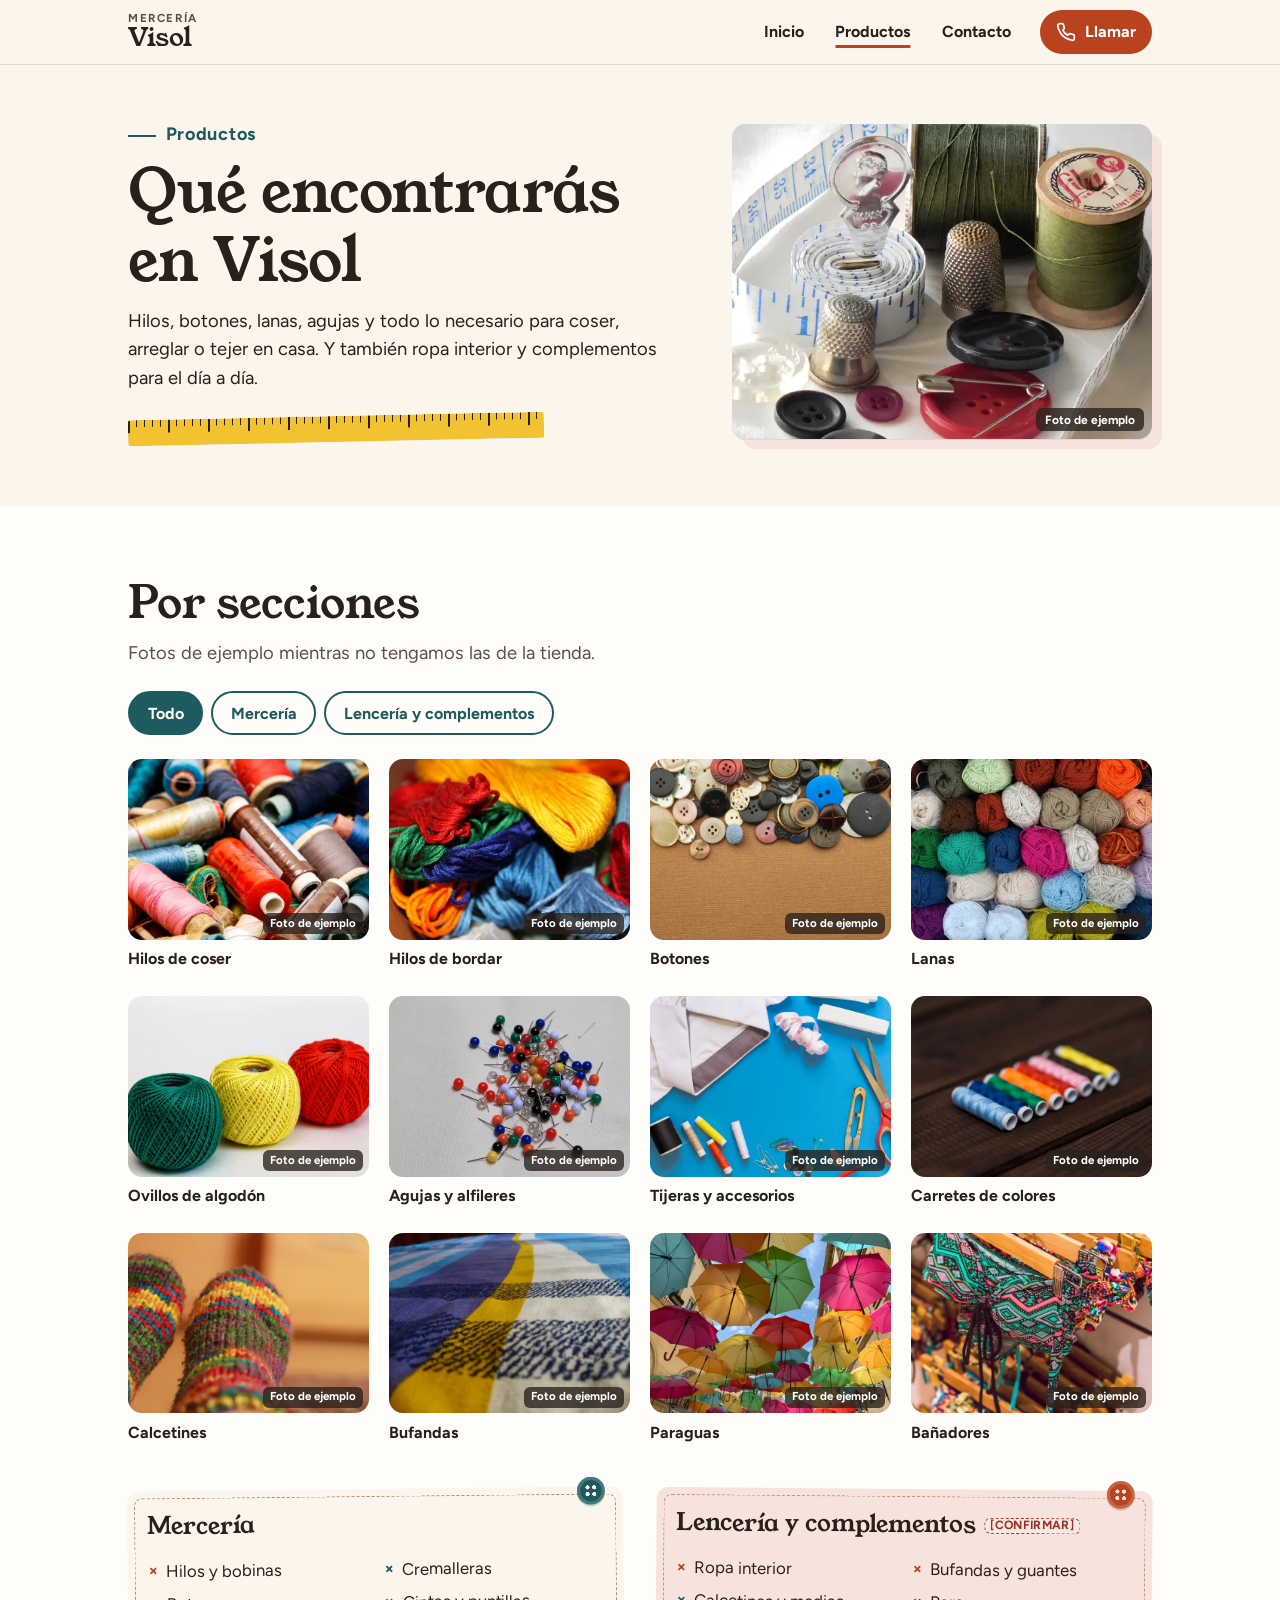
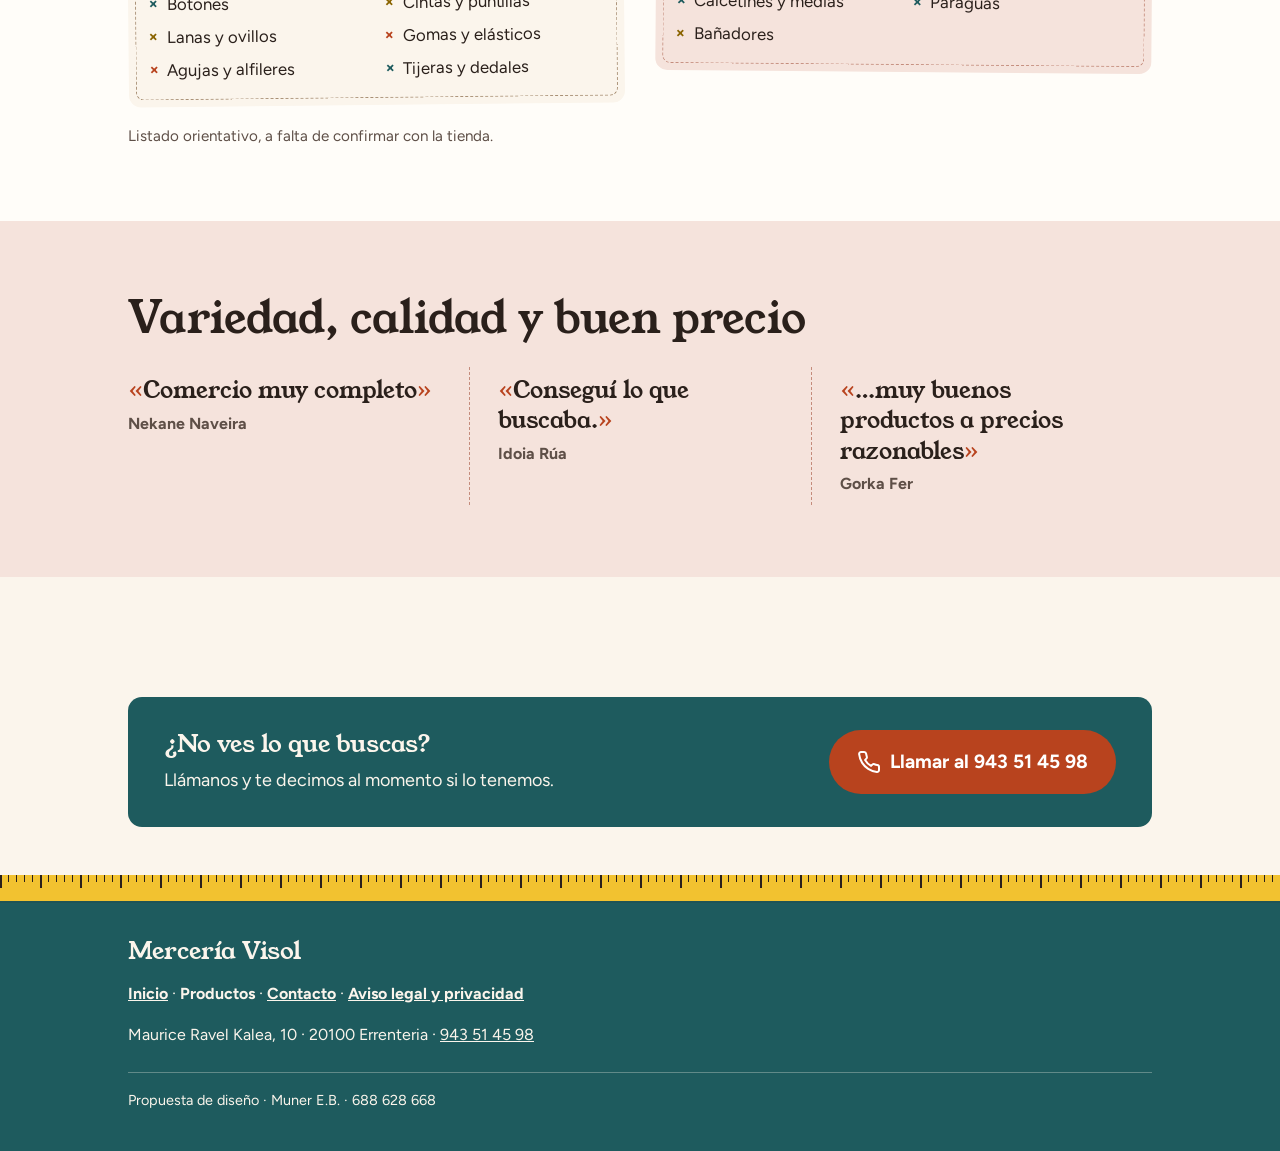
<file: v2/productos.html>
<!doctype html>
<html lang="es">
<head>
  <meta charset="utf-8">
  <meta name="viewport" content="width=device-width, initial-scale=1">
  <!-- Demo: que no la indexen los buscadores hasta que sea la web real -->
  <meta name="robots" content="noindex, nofollow">
  <title>Productos · Mercería Visol, Errenteria</title>
  <meta name="description" content="Qué encontrarás en Mercería Visol (Errenteria): hilos, botones, lanas, agujas y todo para coser, y también ropa interior y complementos.">
  <meta name="theme-color" content="#1E5B5E">
  <link rel="icon" href="../favicon.svg" type="image/svg+xml">

  <link rel="preconnect" href="https://fonts.googleapis.com">
  <link rel="preconnect" href="https://fonts.gstatic.com" crossorigin>
  <link rel="stylesheet" href="https://fonts.googleapis.com/css2?family=Figtree:wght@400;700&family=Young+Serif&display=swap">

  <link rel="preload" as="image" href="../imagenes/dedal-640.webp" imagesrcset="../imagenes/dedal-640.webp 640w, ../imagenes/dedal-1024.webp 1024w" imagesizes="(min-width: 860px) 420px, calc(100vw - 2.5rem)">
  <link rel="stylesheet" href="styles.css">
</head>
<body>

  <!-- Iconos (dibujos de una línea, se reutilizan con <use>) -->
  <svg width="0" height="0" class="sprite" aria-hidden="true" focusable="false">
    <symbol id="i-tel" viewBox="0 0 24 24"><path d="M22 16.92v3a2 2 0 0 1-2.18 2 19.79 19.79 0 0 1-8.63-3.07 19.5 19.5 0 0 1-6-6 19.79 19.79 0 0 1-3.07-8.67A2 2 0 0 1 4.11 2h3a2 2 0 0 1 2 1.72c.13.96.36 1.9.7 2.81a2 2 0 0 1-.45 2.11L8.09 9.91a16 16 0 0 0 6 6l1.27-1.27a2 2 0 0 1 2.11-.45c.91.34 1.85.57 2.81.7A2 2 0 0 1 22 16.92z"/></symbol>
    <symbol id="i-lugar" viewBox="0 0 24 24"><path d="M21 10c0 7-9 13-9 13s-9-6-9-13a9 9 0 0 1 18 0z"/><circle cx="12" cy="10" r="3"/></symbol>
    <symbol id="i-reloj" viewBox="0 0 24 24"><circle cx="12" cy="12" r="10"/><path d="M12 6v6l4 2"/></symbol>
    <symbol id="i-bolsa" viewBox="0 0 24 24"><path d="M6 2 3 6v14a2 2 0 0 0 2 2h14a2 2 0 0 0 2-2V6l-3-4z"/><path d="M3 6h18"/><path d="M16 10a4 4 0 0 1-8 0"/></symbol>
    <symbol id="i-flecha" viewBox="0 0 24 24"><path d="M9 6l6 6-6 6"/></symbol>
  </svg>

  <a class="saltar" href="#contenido">Saltar al contenido</a>

  <!-- ========== CABECERA FIJA: nombre + botón de llamar siempre a mano ========== -->
  <header class="cabecera">
    <div class="cabecera__dentro">
      <a class="marca" href="index.html" aria-label="Mercería Visol, inicio">
        <span class="marca__tipo">Mercería</span>
        <span class="marca__nombre">Visol</span>
      </a>
      <nav class="menu" aria-label="Páginas">
        <a href="index.html">Inicio</a>
        <a href="productos.html" aria-current="page">Productos</a>
        <a href="contacto.html">Contacto</a>
      </nav>
      <a class="boton boton--accion boton--compacto" href="tel:+34943514598">
        <svg class="icono" aria-hidden="true"><use href="#i-tel"/></svg>
        <span>Llamar</span>
      </a>
    </div>
  </header>

  <!-- Menú de páginas en móvil: una fila bajo la cabecera, sin desplegables -->
  <nav class="menu-movil" aria-label="Páginas">
    <a href="index.html">Inicio</a>
    <a href="productos.html" aria-current="page">Productos</a>
    <a href="contacto.html">Contacto</a>
  </nav>

  <main id="contenido">

    <!-- ========== CABECERA DE PÁGINA (foto distinta del adelanto del Inicio) ========== -->
    <section class="cabecera-pagina" aria-labelledby="titulo">
      <div class="contenedor cabecera-pagina__rejilla">
        <div>
          <p class="saludo">Productos</p>
          <h1 id="titulo">Qué encontrarás en Visol</h1>
          <p class="intro">Hilos, botones, lanas, agujas y todo lo necesario para coser, arreglar o tejer en casa. Y también ropa interior y complementos para el día a día.</p>
          <div class="cinta cinta--anima" aria-hidden="true"></div>
        </div>
        <figure class="foto cabecera-pagina__foto">
          <img src="../imagenes/dedal-640.webp"
               srcset="../imagenes/dedal-640.webp 640w, ../imagenes/dedal-1024.webp 1024w"
               sizes="(min-width: 860px) 420px, calc(100vw - 2.5rem)"
               width="640" height="480" fetchpriority="high"
               alt="Dedales, botones, una cinta métrica y un carrete de hilo verde">
          <figcaption class="etiqueta-foto">Foto de ejemplo</figcaption>
        </figure>
      </div>
    </section>

    <!-- ========== GALERÍA CON FILTROS (?ver=merceria | ?ver=lenceria) ========== -->
    <section class="seccion seccion--blanca" id="galeria" aria-labelledby="t-galeria">
      <div class="contenedor">
        <h2 id="t-galeria">Por secciones</h2>
        <p class="entradilla">Fotos de ejemplo mientras no tengamos las de la tienda.</p>

        <!-- Los filtros solo aparecen con JS; sin JS se ve todo -->
        <div class="filtros" role="group" aria-label="Filtrar por sección" data-filtros hidden>
          <button type="button" class="filtro" data-filtro="todo" aria-pressed="true">Todo</button>
          <button type="button" class="filtro" data-filtro="merceria" aria-pressed="false">Mercería</button>
          <button type="button" class="filtro" data-filtro="lenceria" aria-pressed="false">Lencería y complementos</button>
        </div>
        <p class="sr" aria-live="polite" data-resultado></p>

        <ul class="galeria" data-galeria>
            <li class="galeria__item" data-cat="merceria">
              <figure class="foto">
                <img src="../imagenes/bobinas-galeria-640.webp" width="640" height="480" loading="lazy" alt="Montón de bobinas de hilo de muchos colores">
                <span class="etiqueta-foto">Foto de ejemplo</span>
              </figure>
              <p class="galeria__pie">Hilos de coser</p>
            </li>
            <li class="galeria__item" data-cat="merceria">
              <figure class="foto">
                <img src="../imagenes/madejas-640.webp" width="640" height="480" loading="lazy" alt="Madejas de hilo de bordar de colores vivos">
                <span class="etiqueta-foto">Foto de ejemplo</span>
              </figure>
              <p class="galeria__pie">Hilos de bordar</p>
            </li>
            <li class="galeria__item" data-cat="merceria">
              <figure class="foto">
                <img src="../imagenes/botones-640.webp" width="640" height="480" loading="lazy" alt="Botones de distintos tamaños, colores y materiales">
                <span class="etiqueta-foto">Foto de ejemplo</span>
              </figure>
              <p class="galeria__pie">Botones</p>
            </li>
            <li class="galeria__item" data-cat="merceria">
              <figure class="foto">
                <img src="../imagenes/lanas-640.webp" width="640" height="480" loading="lazy" alt="Ovillos de lana de colores apilados">
                <span class="etiqueta-foto">Foto de ejemplo</span>
              </figure>
              <p class="galeria__pie">Lanas</p>
            </li>
            <li class="galeria__item" data-cat="merceria">
              <figure class="foto">
                <img src="../imagenes/ovillos-640.webp" width="640" height="480" loading="lazy" alt="Tres ovillos de hilo de algodón: verde, amarillo y rojo">
                <span class="etiqueta-foto">Foto de ejemplo</span>
              </figure>
              <p class="galeria__pie">Ovillos de algodón</p>
            </li>
            <li class="galeria__item" data-cat="merceria">
              <figure class="foto">
                <img src="../imagenes/alfileres-640.webp" width="640" height="480" loading="lazy" alt="Alfileres de cabeza de colores sobre una tela clara">
                <span class="etiqueta-foto">Foto de ejemplo</span>
              </figure>
              <p class="galeria__pie">Agujas y alfileres</p>
            </li>
            <li class="galeria__item" data-cat="merceria">
              <figure class="foto">
                <img src="../imagenes/costurero-640.webp" width="640" height="480" loading="lazy" alt="Tijeras, hilos, imperdibles y cinta métrica sobre un fondo azul">
                <span class="etiqueta-foto">Foto de ejemplo</span>
              </figure>
              <p class="galeria__pie">Tijeras y accesorios</p>
            </li>
            <li class="galeria__item" data-cat="merceria">
              <figure class="foto">
                <img src="../imagenes/hilos-640.webp" width="640" height="480" loading="lazy" alt="Bobinas de hilo de colores en fila sobre una mesa de madera">
                <span class="etiqueta-foto">Foto de ejemplo</span>
              </figure>
              <p class="galeria__pie">Carretes de colores</p>
            </li>
            <li class="galeria__item" data-cat="lenceria">
              <figure class="foto">
                <img src="../imagenes/calcetines-640.webp" width="640" height="480" loading="lazy" alt="Pies con calcetines de lana de rayas de colores">
                <span class="etiqueta-foto">Foto de ejemplo</span>
              </figure>
              <p class="galeria__pie">Calcetines</p>
            </li>
            <li class="galeria__item" data-cat="lenceria">
              <figure class="foto">
                <img src="../imagenes/bufanda-640.webp" width="640" height="480" loading="lazy" alt="Detalle de una bufanda de lana de cuadros azules, amarillos y blancos">
                <span class="etiqueta-foto">Foto de ejemplo</span>
              </figure>
              <p class="galeria__pie">Bufandas</p>
            </li>
            <li class="galeria__item" data-cat="lenceria">
              <figure class="foto">
                <img src="../imagenes/paraguas-640.webp" width="640" height="480" loading="lazy" alt="Paraguas abiertos de muchos colores">
                <span class="etiqueta-foto">Foto de ejemplo</span>
              </figure>
              <p class="galeria__pie">Paraguas</p>
            </li>
            <li class="galeria__item" data-cat="lenceria">
              <figure class="foto">
                <img src="../imagenes/banadores-640.webp" width="640" height="480" loading="lazy" alt="Bañadores estampados colgados en perchas de madera">
                <span class="etiqueta-foto">Foto de ejemplo</span>
              </figure>
              <p class="galeria__pie">Bañadores</p>
            </li>
        </ul>

        <div class="listas listas--fila">
          <div class="etiqueta-cosida" data-cat="merceria">
            <h3 class="subtitulo">Mercería</h3>
            <ul class="lista">
              <li>Hilos y bobinas</li>
              <li>Botones</li>
              <li>Lanas y ovillos</li>
              <li>Agujas y alfileres</li>
              <li>Cremalleras</li>
              <li>Cintas y puntillas</li>
              <li>Gomas y elásticos</li>
              <li>Tijeras y dedales</li>
            </ul>
          </div>
          <div class="etiqueta-cosida etiqueta-cosida--rosa" data-cat="lenceria">
            <h3 class="subtitulo">Lencería y complementos <span class="confirmar">[CONFIRMAR]</span></h3>
            <ul class="lista">
              <li>Ropa interior</li>
              <li>Calcetines y medias</li>
              <li>Bañadores</li>
              <li>Bufandas y guantes</li>
              <li>Paraguas</li>
            </ul>
          </div>
        </div>
        <p class="nota">Listado orientativo, a falta de confirmar con la tienda.</p>
      </div>
    </section>

    <!-- ========== LO QUE DICEN DEL GÉNERO (fragmentos literales de Google) ========== -->
    <section class="seccion seccion--rosa" aria-labelledby="t-citas">
      <div class="contenedor">
        <h2 id="t-citas">Variedad, calidad y buen precio</h2>
        <ul class="citas">
          <li>
            <blockquote><p>Comercio muy completo</p></blockquote>
            <p class="autor">Nekane Naveira</p>
          </li>
          <li>
            <blockquote><p>Conseguí lo que buscaba.</p></blockquote>
            <p class="autor">Idoia Rúa</p>
          </li>
          <li>
            <blockquote><p>…muy buenos productos a precios razonables</p></blockquote>
            <p class="autor">Gorka Fer</p>
          </li>
        </ul>
      </div>
    </section>

    <!-- ========== LLAMADA ========== -->
    <section class="seccion seccion--corta" aria-label="Llamar a la tienda">
      <div class="contenedor">
        <div class="llamar llamar--fila">
          <div>
            <p class="llamar__titulo">¿No ves lo que buscas?</p>
            <p>Llámanos y te decimos al momento si lo tenemos.</p>
          </div>
          <a class="boton boton--accion boton--grande" href="tel:+34943514598">
            <svg class="icono" aria-hidden="true"><use href="#i-tel"/></svg>
            <span>Llamar al 943 51 45 98</span>
          </a>
        </div>
      </div>
    </section>

  </main>

  <!-- ========== PIE ========== -->
  <footer class="pie">
    <div class="cinta cinta--pie" aria-hidden="true"></div>
    <div class="contenedor">
      <p class="pie__nombre">Mercería Visol</p>
      <nav aria-label="Pie de página">
        <p class="pie__menu"><a href="index.html">Inicio</a> · <a href="productos.html" aria-current="page">Productos</a> · <a href="contacto.html">Contacto</a> · <a href="legal.html">Aviso legal y privacidad</a></p>
      </nav>
      <p>Maurice Ravel Kalea, 10 · 20100 Errenteria · <a href="tel:+34943514598">943 51 45 98</a></p>
      <p class="pie__firma">Propuesta de diseño · Muner E.B. · 688 628 668</p>
    </div>
  </footer>

  <script src="main.js" defer></script>
</body>
</html>
</file>
<file: styles.css>
/* =========================================================
   Mercería Visol · demo
   Móvil primero: estilos base para móvil y min-width para
   pantallas mayores.
   ========================================================= */

/* ---------- Variables ---------- */
:root {
  /* Paleta sacada de los hilos: crema de papel de patrón, verde
     azulado de bobina, rosa empolvado y naranja tostado para la
     acción. El amarillo es el de la cinta métrica (solo adorno). */
  --crema: #FBF5EC;
  --blanco: #FFFDF9;
  --rosa: #F5E3DC;
  --tinta: #2A201B;
  --tinta-suave: #5E4F47;
  --verde: #1E5B5E;
  --accion: #B8431E;
  --accion-hover: #A63C1A;
  --cinta: #F2C230;
  --abierto: #1F6B45;
  --cerrado: #9E2F25;
  --linea: #E6D8C6;

  --letra-titulos: "Young Serif", Georgia, "Times New Roman", serif;
  --letra-texto: "Figtree", "Segoe UI", system-ui, sans-serif;

  --alto-cabecera: 4rem;
  --radio: 14px;
  --hueco: 1.25rem;
}

/* ---------- Base ---------- */
*, *::before, *::after { box-sizing: border-box; }

html {
  scroll-behavior: smooth;
  /* El foco y los saltos # no quedan bajo la cabecera fija */
  scroll-padding-top: calc(var(--alto-cabecera) + 1rem);
  -webkit-text-size-adjust: 100%;
}

body {
  margin: 0;
  background: var(--crema);
  color: var(--tinta);
  font-family: var(--letra-texto);
  font-size: 1.125rem;
  line-height: 1.55;
}

img { display: block; max-width: 100%; height: auto; }

h1, h2, h3, h4 {
  font-family: var(--letra-titulos);
  font-weight: 400;
  line-height: 1.15;
  margin: 0;
}

p { margin: 0; }

a { color: var(--verde); }
a[href^="tel:"] { white-space: nowrap; }

:focus-visible {
  outline: 3px solid var(--verde);
  outline-offset: 3px;
  border-radius: 4px;
}

/* Las secciones quedan por debajo de la cabecera fija al saltar con un enlace # */
section[id] { scroll-margin-top: var(--alto-cabecera); }

.sr {
  position: absolute; width: 1px; height: 1px; overflow: hidden;
  clip: rect(0 0 0 0); white-space: nowrap;
}

.sprite { position: absolute; }

.icono {
  width: 1.25em; height: 1.25em; flex: none;
  fill: none; stroke: currentColor; stroke-width: 2;
  stroke-linecap: round; stroke-linejoin: round;
}

.contenedor {
  width: 100%;
  max-width: 68rem;
  margin: 0 auto;
  padding: 0 var(--hueco);
}

.saltar {
  position: absolute; left: 1rem; top: -4rem; z-index: 20;
  background: var(--tinta); color: var(--blanco);
  padding: .75rem 1rem; border-radius: 8px;
}
.saltar:focus { top: .5rem; }

/* Marca de dato pendiente. Con ?limpio en la dirección se ocultan. */
.confirmar {
  display: inline-block;
  font-family: var(--letra-texto);
  font-size: .75rem; font-weight: 700; letter-spacing: .03em;
  color: var(--cerrado);
  background: #FBE9E4;
  border: 1px dashed var(--cerrado);
  border-radius: 6px;
  padding: 0 .4em;
  vertical-align: middle;
}
.limpio .confirmar { display: none; }

/* ---------- Botones ---------- */
.boton {
  display: inline-flex; align-items: center; justify-content: center; gap: .55rem;
  min-height: 44px; padding: .6rem 1.25rem;
  border-radius: 999px;
  font: 700 1.05rem/1.2 var(--letra-texto);
  text-decoration: none;
  transition: background-color .15s;
}
.boton--accion { background: var(--accion); color: #fff; }
.boton--accion:hover { background: var(--accion-hover); }
.boton--compacto { padding: .5rem 1rem; font-size: 1rem; }
.boton--grande { min-height: 64px; padding: 1rem 1.75rem; font-size: 1.2rem; width: 100%; }
.boton--secundario {
  background: transparent; color: var(--verde);
  border: 2px solid var(--verde);
}
.boton--secundario:hover { background: var(--verde); color: var(--blanco); }

/* ---------- Cabecera fija ---------- */
.cabecera {
  position: sticky; top: 0; z-index: 10;
  background: var(--crema);
  border-bottom: 1px solid var(--linea);
}
.cabecera__dentro {
  display: flex; align-items: center; justify-content: space-between; gap: 1rem;
  max-width: 68rem; margin: 0 auto;
  height: var(--alto-cabecera);
  padding: 0 var(--hueco);
}
.marca {
  display: flex; flex-direction: column; justify-content: center;
  min-height: 44px;
  color: var(--tinta); text-decoration: none; line-height: 1;
}
.marca__tipo {
  font-size: .72rem; font-weight: 700; letter-spacing: .14em; text-transform: uppercase;
  color: var(--tinta-suave);
}
.marca__nombre { font-family: var(--letra-titulos); font-size: 1.6rem; }

.menu { display: none; }

/* ---------- Cinta métrica (el recurso propio: solo en portada y pie) ---------- */
.cinta {
  height: 26px;
  border-radius: 3px;
  background:
    repeating-linear-gradient(90deg, var(--tinta) 0 2px, transparent 2px 40px) 0 0 / 100% 13px no-repeat,
    repeating-linear-gradient(90deg, var(--tinta) 0 1px, transparent 1px 8px) 0 0 / 100% 7px no-repeat,
    var(--cinta);
  box-shadow: 0 2px 0 rgba(42, 32, 27, .12);
}

/* ---------- Fotos con etiqueta "Foto de ejemplo" ---------- */
.foto {
  position: relative;
  margin: 0;
  border-radius: var(--radio);
  overflow: hidden;
  background: var(--linea);
}
.foto img { width: 100%; }
.etiqueta-foto {
  position: absolute; right: .5rem; bottom: .5rem;
  font-size: .75rem; font-weight: 700; line-height: 1;
  color: #fff;
  background: rgba(42, 32, 27, .78);
  padding: .35rem .55rem;
  border-radius: 6px;
}

/* ---------- Portada ---------- */
.portada { padding: 2rem 0 2.75rem; }
.portada__rejilla { display: grid; gap: 2rem; }

.saludo {
  display: inline-block;
  font-weight: 700; color: var(--verde);
  letter-spacing: .04em;
  margin-bottom: .5rem;
}
.saludo::before {
  content: ""; display: inline-block;
  width: 1.75rem; height: 2px; margin-right: .6rem;
  background: currentColor; vertical-align: middle;
}

h1 { font-size: clamp(2.75rem, 12vw, 4.75rem); letter-spacing: -.01em; }

.lema {
  font-size: 1.3rem; color: var(--tinta-suave);
  margin-top: .6rem;
}
.intro { margin-top: .75rem; max-width: 34rem; }

.portada .cinta {
  margin: 1.5rem 0 1.25rem;
  max-width: 22rem;
  transform: rotate(-1.2deg);
}

.ficha { list-style: none; margin: 0; padding: 0; }
.ficha li + li { border-top: 1px solid var(--linea); }
.ficha a {
  display: flex; align-items: center; gap: .85rem;
  min-height: 52px; padding: .55rem 0;
  color: var(--tinta); text-decoration: none;
}
.ficha a:hover span { text-decoration: underline; }
.ficha .icono { color: var(--verde); width: 1.4rem; height: 1.4rem; }

.estado-corto .punto { margin-right: .4rem; }
.estado-corto strong { font-weight: 700; }

.portada__foto {
  box-shadow: 0 1px 0 var(--linea), 10px 10px 0 var(--rosa);
}

/* ---------- Secciones ---------- */
/* Regla de fondos: crema, blanco, rosa, crema, blanco. Nunca dos iguales seguidos. */
.seccion { padding: 3rem 0; }
.seccion--blanca { background: var(--blanco); }
.seccion--rosa { background: var(--rosa); }

h2 { font-size: clamp(2rem, 8vw, 2.75rem); }

.entradilla {
  font-size: 1.15rem; color: var(--tinta-suave);
  margin-top: .6rem; max-width: 40rem;
}

.subtitulo {
  font-size: 1.5rem; margin-top: 2.25rem;
  display: flex; flex-wrap: wrap; align-items: center; gap: .5rem;
}

.nota { font-size: .95rem; color: var(--tinta-suave); margin-top: .35rem; }

/* ---------- Qué encontrarás ---------- */
/* Un mosaico de fotos (adorno, sin pies ni enlaces) y listas de texto
   corrido: así no parecen tarjetas de categoría ni botones de filtro. */
.productos { display: grid; gap: 2rem; margin-top: 1.75rem; }

.mosaico {
  display: grid; grid-template-columns: 1fr 1fr; gap: .5rem;
  max-width: 36rem;
  border-radius: var(--radio);
  overflow: hidden;
}
.mosaico .foto { border-radius: 0; aspect-ratio: 4 / 3; }
.mosaico .foto img { height: 100%; object-fit: cover; }
.mosaico .etiqueta-foto { font-size: .68rem; right: .35rem; bottom: .35rem; padding: .3rem .45rem; }

/* Las listas van en dos "etiquetas de tela" cosidas: pespunte por dentro,
   un botón cosido en la esquina y una leve inclinación, como la cinta
   métrica de la portada. Sin sombras de tarjeta ni hover: no son botones. */
.etiqueta-cosida {
  --fondo: var(--crema);
  --hilo: #A88F74;
  --boton: var(--verde);
  position: relative;
  background: var(--fondo);
  border-radius: 12px;
  padding: 1.4rem 1rem 1.1rem 1.1rem;
  transform: rotate(-.6deg);
}
.etiqueta-cosida + .etiqueta-cosida { margin-top: 1.5rem; transform: rotate(.5deg); }
.etiqueta-cosida--rosa { --fondo: var(--rosa); --hilo: #C48C7C; --boton: var(--accion); }

/* Pespunte */
.etiqueta-cosida::before {
  content: ""; position: absolute; inset: .45rem;
  border: 1.5px dashed var(--hilo);
  border-radius: 8px;
  pointer-events: none;
}

/* Botón de cuatro agujeros cosido en la esquina */
.etiqueta-cosida::after {
  content: ""; position: absolute; top: -.65rem; right: 1.1rem;
  width: 1.75rem; height: 1.75rem; border-radius: 50%;
  background:
    radial-gradient(circle at 38% 38%, var(--fondo) 0 .12rem, transparent .14rem),
    radial-gradient(circle at 62% 38%, var(--fondo) 0 .12rem, transparent .14rem),
    radial-gradient(circle at 38% 62%, var(--fondo) 0 .12rem, transparent .14rem),
    radial-gradient(circle at 62% 62%, var(--fondo) 0 .12rem, transparent .14rem),
    var(--boton);
  box-shadow: inset 0 0 0 .2rem rgba(255, 255, 255, .18), 0 2px 0 rgba(42, 32, 27, .15);
}

.listas .subtitulo { margin-top: 0; padding-right: 2rem; }
.listas .nota { margin-top: 1.5rem; }

.lista {
  list-style: none; margin: .85rem 0 0; padding: 0;
  columns: 2; column-gap: .75rem;
  font-size: 1rem;
}
.lista li {
  position: relative;
  padding: .22rem 0 .22rem 1.15rem;
  break-inside: avoid;
}
/* Viñeta en punto de cruz, alternando colores de hilo */
.lista li::before {
  content: "×";
  position: absolute; left: 0; top: .14rem;
  font-weight: 700; color: var(--accion);
}
.lista li:nth-child(3n+2)::before { color: var(--verde); }
.lista li:nth-child(3n)::before { color: #8A6400; }

/* ---------- Opiniones ---------- */
.opiniones {
  list-style: none; margin: 1.5rem 0 0; padding: 0;
  display: grid; gap: 1rem;
}
.opinion {
  background: var(--blanco);
  border-radius: var(--radio);
  padding: 1.25rem 1.25rem 1.1rem;
  display: flex; flex-direction: column;
}
.estrellas { color: var(--accion); letter-spacing: .12em; font-size: 1.05rem; }
.opinion blockquote {
  margin: .5rem 0 .75rem;
  font-family: var(--letra-titulos);
  font-size: 1.2rem; line-height: 1.4;
  flex: 1;
}
.opinion blockquote p::before { content: "«"; }
.opinion blockquote p::after { content: "»"; }
.autor { font-weight: 700; font-size: 1rem; color: var(--tinta-suave); }

.enlace-flecha {
  display: inline-flex; align-items: center; gap: .35rem;
  min-height: 44px; margin-top: 1.25rem;
  font-weight: 700;
}

/* ---------- Horario ---------- */
.horario__rejilla { display: grid; gap: 2.25rem; }

.estado {
  display: flex; align-items: flex-start; gap: .6rem;
  margin-top: 1rem;
  font-size: 1.25rem;
}
.estado .punto { margin-top: .6rem; }
.estado strong { font-weight: 700; }
.estado.abierto strong { color: var(--abierto); }
.estado.cerrado strong { color: var(--cerrado); }

.punto {
  display: inline-block; flex: none;
  width: .7rem; height: .7rem; border-radius: 50%;
  background: currentColor;
}
.abierto .punto { color: var(--abierto); }
.cerrado .punto { color: var(--cerrado); }

.horario {
  width: 100%; margin-top: 1.25rem;
  border-collapse: collapse;
  font-size: 1.05rem;
}
.horario th, .horario td {
  padding: .7rem .5rem; text-align: left;
  border-bottom: 1px solid var(--linea);
  vertical-align: top;
}
.horario th { font-weight: 700; padding-left: .75rem; }
.horario td { font-variant-numeric: tabular-nums; text-align: right; white-space: nowrap; padding-right: .75rem; }
.horario tr.hoy { background: var(--blanco); }
.horario tr.hoy th { box-shadow: inset 4px 0 0 var(--verde); }
.horario tr.hoy th::after {
  content: "Hoy"; display: block;
  font-size: .8rem; font-weight: 700; color: var(--verde);
}
.horario .y { color: var(--tinta-suave); }

.llamar {
  background: var(--verde); color: var(--crema);
  border-radius: var(--radio);
  padding: 1.75rem 1.5rem;
  align-self: start;
}
.llamar__titulo { font-family: var(--letra-titulos); font-size: 1.5rem; line-height: 1.25; margin-bottom: .5rem; }
.llamar .boton { margin-top: 1.25rem; }
.llamar :focus-visible { outline-color: var(--cinta); }

/* ---------- Cómo llegar ---------- */
.llegar__rejilla { display: grid; gap: 1.5rem; }
.direccion {
  font-style: normal;
  font-size: 1.3rem; line-height: 1.45;
  margin-top: 1rem;
}
.llegar__rejilla .nota { margin: .5rem 0 1.25rem; }

.mapa {
  border-radius: var(--radio);
  overflow: hidden;
  background: var(--linea);
  aspect-ratio: 4 / 3;
}
.mapa iframe { display: block; width: 100%; height: 100%; border: 0; }
.mapa:focus-within { outline: 3px solid var(--verde); outline-offset: 3px; }

/* ---------- Pie ---------- */
.pie {
  background: var(--verde); color: var(--crema);
  padding: 0 0 2.5rem;
  font-size: 1rem;
}
.cinta--pie { border-radius: 0; margin-bottom: 2rem; }
.pie a { color: var(--crema); }
.pie a:focus-visible { outline-color: var(--cinta); }
.pie p + p { margin-top: .4rem; }
.pie__nombre { font-family: var(--letra-titulos); font-size: 1.5rem; }
.pie__firma {
  margin-top: 1.5rem !important;
  padding-top: 1rem;
  border-top: 1px solid rgba(251, 245, 236, .3);
  font-size: .9rem;
}

/* ---------- Animación: solo el punto de "abierto", y solo si no se pide menos movimiento ---------- */
@media (prefers-reduced-motion: no-preference) {
  .estado.abierto .punto { animation: latido 2.4s ease-in-out infinite; }
  @keyframes latido {
    0%, 100% { box-shadow: 0 0 0 0 rgba(31, 107, 69, .45); }
    50% { box-shadow: 0 0 0 6px rgba(31, 107, 69, 0); }
  }
}
@media (prefers-reduced-motion: reduce) {
  html { scroll-behavior: auto; }
}

/* =========================================================
   Pantallas mayores
   ========================================================= */
@media (min-width: 600px) {
  .etiqueta-cosida { padding: 1.4rem 1.25rem 1.25rem; }
  .lista { font-size: 1.05rem; column-gap: 1rem; }
  .opiniones { grid-template-columns: repeat(2, 1fr); }
  .boton--grande { width: auto; }
  .portada .cinta { max-width: 26rem; }
}

@media (min-width: 860px) {
  :root { --hueco: 2rem; }
  .portada { padding: 3.5rem 0 4rem; }
  .portada__rejilla {
    grid-template-columns: 1fr 480px;
    align-items: center;
    gap: 3rem;
  }
  .horario__rejilla { grid-template-columns: 1.25fr 1fr; align-items: start; gap: 3rem; }
  .llamar { margin-top: 4.5rem; }
  .llegar__rejilla { grid-template-columns: 1fr 1.4fr; align-items: center; gap: 3rem; }
  .productos { grid-template-columns: 1fr 1fr; align-items: center; gap: 3rem; }
  .seccion { padding: 4.5rem 0; }
}

@media (min-width: 1000px) {
  .menu { display: flex; gap: .25rem; margin-left: auto; }
  .menu a {
    display: inline-flex; align-items: center;
    min-height: 44px; padding: 0 .75rem;
    color: var(--tinta); text-decoration: none; font-weight: 700; font-size: 1rem;
    border-radius: 8px;
  }
  .menu a:hover { background: var(--rosa); }
}

@media (min-width: 1100px) {
  .opiniones { grid-template-columns: repeat(4, 1fr); }
}
</file>
<file: v2/styles.css>
/* =========================================================
   Mercería Visol · v2 (varias páginas: Inicio, Productos, Contacto)
   Móvil primero: estilos base para móvil y min-width para
   pantallas mayores.
   ========================================================= */

/* ---------- Variables ---------- */
:root {
  /* Paleta sacada de los hilos: crema de papel de patrón, verde
     azulado de bobina, rosa empolvado y naranja tostado para la
     acción. El amarillo es el de la cinta métrica (solo adorno). */
  --crema: #FBF5EC;
  --blanco: #FFFDF9;
  --rosa: #F5E3DC;
  --tinta: #2A201B;
  --tinta-suave: #5E4F47;
  --verde: #1E5B5E;
  --accion: #B8431E;
  --accion-hover: #A63C1A;
  --cinta: #F2C230;
  --abierto: #1F6B45;
  --cerrado: #9E2F25;
  --linea: #E6D8C6;

  --letra-titulos: "Young Serif", Georgia, "Times New Roman", serif;
  --letra-texto: "Figtree", "Segoe UI", system-ui, sans-serif;

  --alto-cabecera: 4rem;
  --radio: 14px;
  --hueco: 1.25rem;
}

/* ---------- Base ---------- */
*, *::before, *::after { box-sizing: border-box; }

html {
  scroll-behavior: smooth;
  /* El foco y los saltos # no quedan bajo la cabecera fija */
  scroll-padding-top: calc(var(--alto-cabecera) + 1rem);
  -webkit-text-size-adjust: 100%;
}

body {
  margin: 0;
  background: var(--crema);
  color: var(--tinta);
  font-family: var(--letra-texto);
  font-size: 1.125rem;
  line-height: 1.55;
}

img { display: block; max-width: 100%; height: auto; }

h1, h2, h3, h4 {
  font-family: var(--letra-titulos);
  font-weight: 400;
  line-height: 1.15;
  margin: 0;
}

p { margin: 0; }

[hidden] { display: none !important; }

a { color: var(--verde); }
a[href^="tel:"] { white-space: nowrap; }

:focus-visible {
  outline: 3px solid var(--verde);
  outline-offset: 3px;
  border-radius: 4px;
}

/* Las secciones quedan por debajo de la cabecera fija al saltar con un enlace # */
section[id] { scroll-margin-top: var(--alto-cabecera); }

.sr {
  position: absolute; width: 1px; height: 1px; overflow: hidden;
  clip: rect(0 0 0 0); white-space: nowrap;
}

.sprite { position: absolute; }

.icono {
  width: 1.25em; height: 1.25em; flex: none;
  fill: none; stroke: currentColor; stroke-width: 2;
  stroke-linecap: round; stroke-linejoin: round;
}

.contenedor {
  width: 100%;
  max-width: 68rem;
  margin: 0 auto;
  padding: 0 var(--hueco);
}

.saltar {
  position: absolute; left: 1rem; top: -4rem; z-index: 20;
  background: var(--tinta); color: var(--blanco);
  padding: .75rem 1rem; border-radius: 8px;
}
.saltar:focus { top: .5rem; }

/* Marca de dato pendiente. Con ?limpio en la dirección se ocultan. */
.confirmar {
  display: inline-block;
  font-family: var(--letra-texto);
  font-size: .75rem; font-weight: 700; letter-spacing: .03em;
  color: var(--cerrado);
  background: #FBE9E4;
  border: 1px dashed var(--cerrado);
  border-radius: 6px;
  padding: 0 .4em;
  vertical-align: middle;
}
.limpio .confirmar { display: none; }

/* ---------- Botones ---------- */
.boton {
  display: inline-flex; align-items: center; justify-content: center; gap: .55rem;
  min-height: 44px; padding: .6rem 1.25rem;
  border-radius: 999px;
  font: 700 1.05rem/1.2 var(--letra-texto);
  text-decoration: none;
  transition: background-color .15s;
}
.boton--accion { background: var(--accion); color: #fff; }
.boton--accion:hover { background: var(--accion-hover); }
.boton--compacto { padding: .5rem 1rem; font-size: 1rem; }
.boton--grande { min-height: 64px; padding: 1rem 1.75rem; font-size: 1.2rem; width: 100%; }
.boton--secundario {
  background: transparent; color: var(--verde);
  border: 2px solid var(--verde);
}
.boton--secundario:hover { background: var(--verde); color: var(--blanco); }

/* ---------- Cabecera fija ---------- */
.cabecera {
  position: sticky; top: 0; z-index: 10;
  background: var(--crema);
  border-bottom: 1px solid var(--linea);
}
.cabecera__dentro {
  display: flex; align-items: center; justify-content: space-between; gap: 1rem;
  max-width: 68rem; margin: 0 auto;
  height: var(--alto-cabecera);
  padding: 0 var(--hueco);
}
.marca {
  display: flex; flex-direction: column; justify-content: center;
  min-height: 44px;
  color: var(--tinta); text-decoration: none; line-height: 1;
}
.marca__tipo {
  font-size: .72rem; font-weight: 700; letter-spacing: .14em; text-transform: uppercase;
  color: var(--tinta-suave);
}
.marca__nombre { font-family: var(--letra-titulos); font-size: 1.6rem; }

.menu { display: none; }

/* ---------- Cinta métrica (el recurso propio: cabeceras y pie) ---------- */
.cinta {
  height: 26px;
  border-radius: 3px;
  background:
    repeating-linear-gradient(90deg, var(--tinta) 0 2px, transparent 2px 40px) 0 0 / 100% 13px no-repeat,
    repeating-linear-gradient(90deg, var(--tinta) 0 1px, transparent 1px 8px) 0 0 / 100% 7px no-repeat,
    var(--cinta);
  box-shadow: 0 2px 0 rgba(42, 32, 27, .12);
}

/* ---------- Fotos con etiqueta "Foto de ejemplo" ---------- */
.foto {
  position: relative;
  margin: 0;
  border-radius: var(--radio);
  overflow: hidden;
  background: var(--linea);
}
.foto img { width: 100%; }
.etiqueta-foto {
  position: absolute; right: .5rem; bottom: .5rem;
  font-size: .75rem; font-weight: 700; line-height: 1;
  color: #fff;
  background: rgba(42, 32, 27, .78);
  padding: .35rem .55rem;
  border-radius: 6px;
}

/* ---------- Portada ---------- */
.portada { padding: 2rem 0 2.75rem; }
.portada__rejilla { display: grid; gap: 2rem; }

.saludo {
  display: inline-block;
  font-weight: 700; color: var(--verde);
  letter-spacing: .04em;
  margin-bottom: .5rem;
}
.saludo::before {
  content: ""; display: inline-block;
  width: 1.75rem; height: 2px; margin-right: .6rem;
  background: currentColor; vertical-align: middle;
}

h1 { font-size: clamp(2.75rem, 12vw, 4.75rem); letter-spacing: -.01em; }

.lema {
  font-size: 1.3rem; color: var(--tinta-suave);
  margin-top: .6rem;
}
.intro { margin-top: .75rem; max-width: 34rem; }

.portada .cinta {
  margin: 1.5rem 0 1.25rem;
  max-width: 22rem;
  transform: rotate(-1.2deg);
}

.ficha { list-style: none; margin: 0; padding: 0; }
.ficha li + li { border-top: 1px solid var(--linea); }
.ficha a {
  display: flex; align-items: center; gap: .85rem;
  min-height: 52px; padding: .55rem 0;
  color: var(--tinta); text-decoration: none;
}
.ficha a:hover span { text-decoration: underline; }
.ficha .icono { color: var(--verde); width: 1.4rem; height: 1.4rem; }

.estado-corto .punto { margin-right: .4rem; }
.estado-corto strong { font-weight: 700; }

.portada__foto {
  box-shadow: 0 1px 0 var(--linea), 10px 10px 0 var(--rosa);
}

/* ---------- Secciones ---------- */
/* Regla de fondos: crema, blanco, rosa, crema, blanco. Nunca dos iguales seguidos. */
.seccion { padding: 3rem 0; }
.seccion--blanca { background: var(--blanco); }
.seccion--rosa { background: var(--rosa); }
.seccion.seccion--corta { padding: 2.5rem 0; }

h2 { font-size: clamp(2rem, 8vw, 2.75rem); }

.entradilla {
  font-size: 1.15rem; color: var(--tinta-suave);
  margin-top: .6rem; max-width: 40rem;
}

.subtitulo {
  font-size: 1.5rem; margin-top: 2.25rem;
  display: flex; flex-wrap: wrap; align-items: center; gap: .5rem;
}

.nota { font-size: .95rem; color: var(--tinta-suave); margin-top: .35rem; }

/* ---------- Qué encontrarás ---------- */
/* Un mosaico de fotos (adorno, sin pies ni enlaces) y listas de texto
   corrido: así no parecen tarjetas de categoría ni botones de filtro. */
.productos { display: grid; gap: 2rem; margin-top: 1.75rem; }

.mosaico {
  display: grid; grid-template-columns: 1fr 1fr; gap: .5rem;
  max-width: 36rem;
  border-radius: var(--radio);
  overflow: hidden;
}
.mosaico .foto { border-radius: 0; aspect-ratio: 4 / 3; }
.mosaico .foto img { height: 100%; object-fit: cover; }
.mosaico .etiqueta-foto { font-size: .68rem; right: .35rem; bottom: .35rem; padding: .3rem .45rem; }

/* Las listas van en dos "etiquetas de tela" cosidas: pespunte por dentro,
   un botón cosido en la esquina y una leve inclinación, como la cinta
   métrica de la portada. Sin sombras de tarjeta ni hover: no son botones. */
.etiqueta-cosida {
  --fondo: var(--crema);
  --hilo: #A88F74;
  --boton: var(--verde);
  position: relative;
  background: var(--fondo);
  border-radius: 12px;
  padding: 1.4rem 1rem 1.1rem 1.1rem;
  transform: rotate(-.6deg);
}
.etiqueta-cosida + .etiqueta-cosida { margin-top: 1.5rem; transform: rotate(.5deg); }
.etiqueta-cosida--rosa { --fondo: var(--rosa); --hilo: #C48C7C; --boton: var(--accion); }

/* Pespunte */
.etiqueta-cosida::before {
  content: ""; position: absolute; inset: .45rem;
  border: 1.5px dashed var(--hilo);
  border-radius: 8px;
  pointer-events: none;
}

/* Botón de cuatro agujeros cosido en la esquina */
.etiqueta-cosida::after {
  content: ""; position: absolute; top: -.65rem; right: 1.1rem;
  width: 1.75rem; height: 1.75rem; border-radius: 50%;
  background:
    radial-gradient(circle at 38% 38%, var(--fondo) 0 .12rem, transparent .14rem),
    radial-gradient(circle at 62% 38%, var(--fondo) 0 .12rem, transparent .14rem),
    radial-gradient(circle at 38% 62%, var(--fondo) 0 .12rem, transparent .14rem),
    radial-gradient(circle at 62% 62%, var(--fondo) 0 .12rem, transparent .14rem),
    var(--boton);
  box-shadow: inset 0 0 0 .2rem rgba(255, 255, 255, .18), 0 2px 0 rgba(42, 32, 27, .15);
}

.listas .subtitulo { margin-top: 0; padding-right: 2rem; }
.listas .nota { margin-top: 1.5rem; }

.lista {
  list-style: none; margin: .85rem 0 0; padding: 0;
  columns: 2; column-gap: .75rem;
  font-size: 1rem;
}
.lista li {
  position: relative;
  padding: .22rem 0 .22rem 1.15rem;
  break-inside: avoid;
}
/* Viñeta en punto de cruz, alternando colores de hilo */
.lista li::before {
  content: "×";
  position: absolute; left: 0; top: .14rem;
  font-weight: 700; color: var(--accion);
}
.lista li:nth-child(3n+2)::before { color: var(--verde); }
.lista li:nth-child(3n)::before { color: #8A6400; }

/* ---------- Opiniones ---------- */
.opiniones {
  list-style: none; margin: 1.5rem 0 0; padding: 0;
  display: grid; gap: 1rem;
}
.opinion {
  background: var(--blanco);
  border-radius: var(--radio);
  padding: 1.25rem 1.25rem 1.1rem;
  display: flex; flex-direction: column;
}
.estrellas { color: var(--accion); letter-spacing: .12em; font-size: 1.05rem; }
.opinion blockquote {
  margin: .5rem 0 .75rem;
  font-family: var(--letra-titulos);
  font-size: 1.2rem; line-height: 1.4;
  flex: 1;
}
.opinion blockquote p::before { content: "«"; }
.opinion blockquote p::after { content: "»"; }
.autor { font-weight: 700; font-size: 1rem; color: var(--tinta-suave); }

.enlace-flecha {
  display: inline-flex; align-items: center; gap: .35rem;
  min-height: 44px; margin-top: 1.25rem;
  font-weight: 700;
}

/* ---------- Horario ---------- */
.horario__rejilla { display: grid; gap: 2.25rem; }

.estado {
  display: flex; align-items: flex-start; gap: .6rem;
  margin-top: 1rem;
  font-size: 1.25rem;
}
.estado .punto { margin-top: .6rem; }
.estado strong { font-weight: 700; }
.estado.abierto strong { color: var(--abierto); }
.estado.cerrado strong { color: var(--cerrado); }

.punto {
  display: inline-block; flex: none;
  width: .7rem; height: .7rem; border-radius: 50%;
  background: currentColor;
}
.abierto .punto { color: var(--abierto); }
.cerrado .punto { color: var(--cerrado); }

.horario {
  width: 100%; margin-top: 1.25rem;
  border-collapse: collapse;
  font-size: 1.05rem;
}
.horario th, .horario td {
  padding: .7rem .5rem; text-align: left;
  border-bottom: 1px solid var(--linea);
  vertical-align: top;
}
.horario th { font-weight: 700; padding-left: .75rem; }
.horario td { font-variant-numeric: tabular-nums; text-align: right; white-space: nowrap; padding-right: .75rem; }
.horario tr.hoy { background: var(--blanco); }
.seccion--blanca .horario tr.hoy { background: var(--crema); }
.horario tr.hoy th { box-shadow: inset 4px 0 0 var(--verde); }
.horario tr.hoy th::after {
  content: "Hoy"; display: block;
  font-size: .8rem; font-weight: 700; color: var(--verde);
}
.horario .y { color: var(--tinta-suave); }

.llamar {
  background: var(--verde); color: var(--crema);
  border-radius: var(--radio);
  padding: 1.75rem 1.5rem;
  align-self: start;
}
.llamar__titulo { font-family: var(--letra-titulos); font-size: 1.5rem; line-height: 1.25; margin-bottom: .5rem; }
.llamar .boton { margin-top: 1.25rem; }
.llamar :focus-visible { outline-color: var(--cinta); }

/* ---------- Cómo llegar ---------- */
.llegar__rejilla { display: grid; gap: 1.5rem; }
.direccion {
  font-style: normal;
  font-size: 1.3rem; line-height: 1.45;
  margin-top: 1rem;
}
.llegar__rejilla .nota { margin: .5rem 0 1.25rem; }

.mapa {
  border-radius: var(--radio);
  overflow: hidden;
  background: var(--linea);
  aspect-ratio: 4 / 3;
}
.mapa iframe { display: block; width: 100%; height: 100%; border: 0; }
.mapa:focus-within { outline: 3px solid var(--verde); outline-offset: 3px; }

/* ---------- Pie ---------- */
.pie {
  background: var(--verde); color: var(--crema);
  padding: 0 0 2.5rem;
  font-size: 1rem;
}
.cinta--pie { border-radius: 0; margin-bottom: 2rem; }
.pie a { color: var(--crema); }
.pie a:focus-visible { outline-color: var(--cinta); }
.pie p + p { margin-top: .4rem; }
.pie__nombre { font-family: var(--letra-titulos); font-size: 1.5rem; }
.pie__firma {
  margin-top: 1.5rem !important;
  padding-top: 1rem;
  border-top: 1px solid rgba(251, 245, 236, .3);
  font-size: .9rem;
}

/* ---------- Menú de páginas en móvil ---------- */
.menu-movil {
  display: flex;
  background: var(--blanco);
  border-bottom: 1px solid var(--linea);
}
.menu-movil a {
  flex: 1;
  display: flex; align-items: center; justify-content: center;
  min-height: 48px;
  font-weight: 700; font-size: 1rem;
  color: var(--tinta-suave); text-decoration: none;
  border-bottom: 3px solid transparent;
}
.menu-movil a[aria-current="page"] { color: var(--tinta); border-bottom-color: var(--accion); }

/* ---------- "Ver más" del Inicio (después de las fotos) ---------- */
.ver-mas { margin-top: 2rem; }

/* ---------- Cabecera de las páginas interiores ---------- */
.cabecera-pagina { padding: 2rem 0 2.75rem; }
.cabecera-pagina__rejilla { display: grid; gap: 2rem; }
.cabecera-pagina h1 { font-size: clamp(2.4rem, 10vw, 3.75rem); }
.cabecera-pagina .intro { font-size: 1.15rem; max-width: 36rem; }
.cabecera-pagina .cinta {
  margin-top: 1.5rem;
  max-width: 22rem;
  transform: rotate(-1.2deg);
}
.cabecera-pagina__foto { box-shadow: 0 1px 0 var(--linea), 10px 10px 0 var(--rosa); }
.cabecera-pagina--solo-texto .estado { margin-top: 1.25rem; }

/* ---------- Galería con filtros (Productos) ---------- */
.filtros {
  display: flex; flex-wrap: wrap; gap: .5rem;
  margin-top: 1.5rem;
}
.filtro {
  min-height: 44px; padding: .5rem 1.1rem;
  border: 2px solid var(--verde); border-radius: 999px;
  background: transparent; color: var(--verde);
  font: 700 1rem/1.2 var(--letra-texto);
  cursor: pointer;
}
.filtro:hover { background: var(--crema); }
.filtro[aria-pressed="true"] { background: var(--verde); color: var(--blanco); }

.galeria {
  list-style: none; margin: 1.5rem 0 0; padding: 0;
  display: grid; grid-template-columns: repeat(2, 1fr); gap: 1.25rem .85rem;
}
.galeria .foto { aspect-ratio: 4 / 3; }
.galeria .foto img { height: 100%; object-fit: cover; }
.galeria .etiqueta-foto { font-size: .68rem; right: .35rem; bottom: .35rem; padding: .3rem .45rem; }
.galeria__pie { margin-top: .45rem; font-weight: 700; font-size: 1rem; }

.listas--fila { margin-top: 2.75rem; display: grid; gap: 1.75rem; }
.listas--fila .etiqueta-cosida + .etiqueta-cosida { margin-top: 0; }
.listas--fila + .nota { margin-top: 1.25rem; }

/* ---------- Citas cortas (Productos) ---------- */
.citas { list-style: none; margin: 1.5rem 0 0; padding: 0; display: grid; }
.citas li { padding: 1.25rem 0; }
.citas li + li { border-top: 1.5px dashed #C48C7C; }
.citas blockquote {
  margin: 0;
  font-family: var(--letra-titulos);
  font-size: 1.45rem; line-height: 1.3;
}
.citas blockquote p::before { content: "«"; color: var(--accion); }
.citas blockquote p::after { content: "»"; color: var(--accion); }
.citas .autor { margin-top: .4rem; }

/* ---------- Llamada en fila (Productos) y número (Contacto) ---------- */
.llamar--fila { display: grid; gap: .25rem; }
.llamar__numero { margin-top: 1rem; font-size: 1.4rem; font-weight: 700; }
.llamar__numero span { font-size: 1rem; font-weight: 400; }

/* ---------- Cómo llegar con mapa grande (Contacto) ---------- */
.llegar__cabeza { display: grid; gap: 1.25rem; justify-items: start; }
.llegar__cabeza .nota { margin-top: .5rem; }
.mapa--grande { aspect-ratio: 1 / 1; margin-top: 1.75rem; }

/* ---------- Menú del pie ---------- */
.pie__menu { margin: .75rem 0 1rem; }
.pie__menu a { font-weight: 700; }
.pie__menu a[aria-current="page"] { text-decoration: none; }

/* ---------- Animación: solo el punto de "abierto", y solo si no se pide menos movimiento ---------- */
@media (prefers-reduced-motion: no-preference) {
  .estado.abierto .punto { animation: latido 2.4s ease-in-out infinite; }
  @keyframes latido {
    0%, 100% { box-shadow: 0 0 0 0 rgba(31, 107, 69, .45); }
    50% { box-shadow: 0 0 0 6px rgba(31, 107, 69, 0); }
  }
  .anima .cinta--anima { animation: desenrolla 1s cubic-bezier(.2, .7, .2, 1) .25s both; }
  @keyframes desenrolla {
    from { clip-path: inset(0 100% 0 0); }
    to { clip-path: inset(0 0 0 0); }
  }
  .anima .aparece { animation: aparece .35s ease-out both; }
  @keyframes aparece {
    from { opacity: 0; transform: translateY(8px); }
    to { opacity: 1; transform: none; }
  }
}
@media (prefers-reduced-motion: reduce) {
  html { scroll-behavior: auto; }
}

/* =========================================================
   Pantallas mayores
   ========================================================= */
@media (min-width: 600px) {
  .etiqueta-cosida { padding: 1.4rem 1.25rem 1.25rem; }
  .lista { font-size: 1.05rem; column-gap: 1rem; }
  .opiniones { grid-template-columns: repeat(2, 1fr); }
  .boton--grande { width: auto; }
  .mapa--grande { aspect-ratio: 16 / 10; }
  .cabecera-pagina .cinta { max-width: 26rem; }
  .portada .cinta { max-width: 26rem; }
}

@media (min-width: 860px) {
  :root { --hueco: 2rem; }
  .portada { padding: 3.5rem 0 4rem; }
  .portada__rejilla {
    grid-template-columns: 1fr 480px;
    align-items: center;
    gap: 3rem;
  }
  .horario__rejilla { grid-template-columns: 1.25fr 1fr; align-items: start; gap: 3rem; }
  .llamar { margin-top: 4.5rem; }
  .llegar__rejilla { grid-template-columns: 1fr 1.4fr; align-items: center; gap: 3rem; }
  .productos { grid-template-columns: 1fr 1fr; align-items: center; gap: 3rem; }
  .seccion { padding: 4.5rem 0; }
  .seccion.seccion--corta { padding: 3rem 0; }
  .cabecera-pagina { padding: 3.5rem 0 4rem; }
  .cabecera-pagina__rejilla { grid-template-columns: 1fr 420px; align-items: center; gap: 3rem; }
  .galeria { grid-template-columns: repeat(4, 1fr); gap: 1.5rem 1.25rem; }
  .galeria .etiqueta-foto { font-size: .72rem; }
  .listas--fila { grid-template-columns: 1fr 1fr; align-items: start; gap: 2rem; }
  .citas { grid-template-columns: repeat(3, 1fr); }
  .citas li { padding: .5rem 1.75rem; }
  .citas li:first-child { padding-left: 0; }
  .citas li + li { border-top: 0; border-left: 1.5px dashed #C48C7C; }
  .llamar--fila { grid-template-columns: 1fr auto; align-items: center; gap: 2rem; padding: 2rem 2.25rem; }
  .llamar--fila .boton { margin-top: 0; }
  .llegar__cabeza { grid-template-columns: 1fr auto; align-items: end; }
  .mapa--grande { aspect-ratio: 16 / 7; }
}

@media (min-width: 700px) {
  .menu-movil { display: none; }
  .menu { display: flex; gap: .25rem; margin-left: auto; }
  .menu a {
    display: inline-flex; align-items: center;
    min-height: 44px; padding: 0 .85rem;
    color: var(--tinta); text-decoration: none; font-weight: 700; font-size: 1rem;
    border-radius: 8px;
  }
  .menu a:hover { background: var(--rosa); }
  .menu a[aria-current="page"] {
    text-decoration: underline;
    text-decoration-color: var(--accion);
    text-decoration-thickness: 3px;
    text-underline-offset: .5rem;
  }
}

@media (min-width: 1100px) {
  .opiniones { grid-template-columns: repeat(4, 1fr); }
}
</file>
